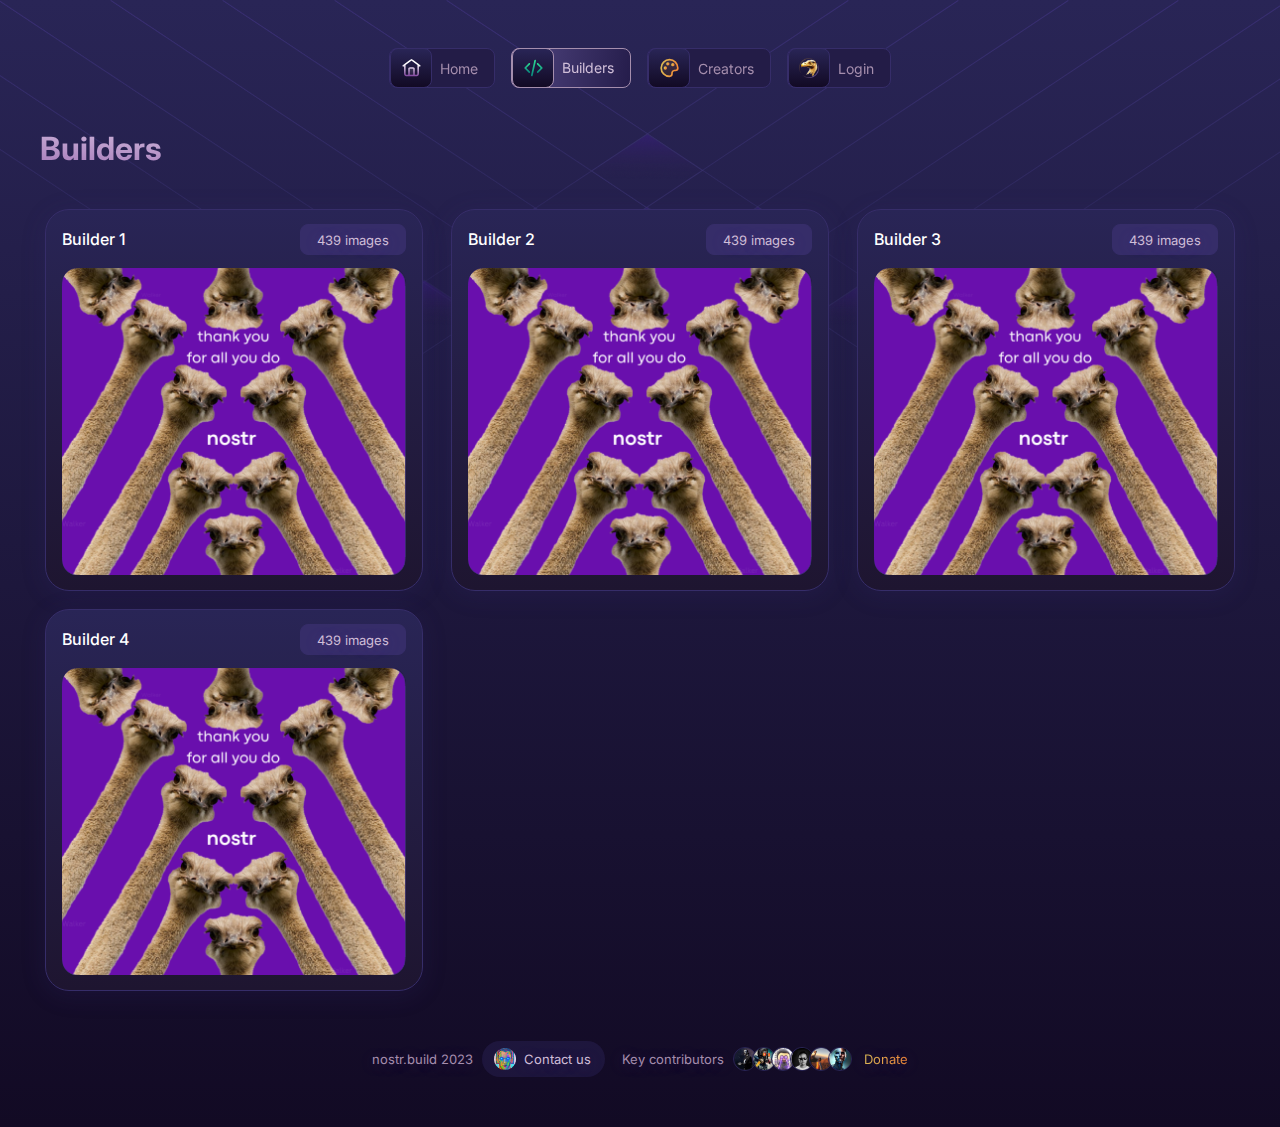
<file: builders/index.html>
<!DOCTYPE html>
<html lang="en">
	<head>
		<meta charset="UTF-8" />
		<meta http-equiv="X-UA-Compatible" content="IE=edge" />
		<meta name="description" content="nostr.build" />
		<meta name="viewport" content="width=device-width, initial-scale=1.0" />

		<link rel="stylesheet" href="../styles/index.css" />
		<link rel="stylesheet" href="../styles/builders.css" />
		<link rel="stylesheet" href="../styles/header.css" />

		<title>nostr.build</title>
	</head>
	<body>
		<header class="header">
			<nav class="navigation_header">
				<a href="/" class="nav_button">
					<span>
						<svg width="21" height="20" viewBox="0 0 21 20" fill="none" xmlns="http://www.w3.org/2000/svg">
							<path opacity="0.12" d="M8 17.5V10H13V17.5" fill="url(#paint0_linear_220_743)" />
							<path
								d="M7.99999 17.5V11.3333C7.99999 10.8666 7.99999 10.6332 8.09082 10.455C8.17071 10.2982 8.2982 10.1707 8.455 10.0908C8.63326 10 8.86666 10 9.33332 10H11.6667C12.1334 10 12.3667 10 12.545 10.0908C12.7018 10.1707 12.8292 10.2982 12.9092 10.455C13 10.6332 13 10.8666 13 11.3333V17.5M2.16666 7.91667L9.69999 2.26667C9.98691 2.05151 10.1303 1.94392 10.2878 1.90245C10.4269 1.86585 10.5731 1.86585 10.7122 1.90246C10.8697 1.94392 11.0131 2.05151 11.3 2.26667L18.8333 7.91667M3.83332 6.66667V14.8333C3.83332 15.7667 3.83332 16.2335 4.01498 16.59C4.17477 16.9036 4.42974 17.1586 4.74334 17.3183C5.09986 17.5 5.56657 17.5 6.49999 17.5H14.5C15.4334 17.5 15.9002 17.5 16.2567 17.3183C16.5702 17.1586 16.8252 16.9036 16.985 16.59C17.1667 16.2335 17.1667 15.7667 17.1667 14.8333V6.66667L12.1 2.86667C11.5262 2.43634 11.2393 2.22118 10.9242 2.13824C10.6462 2.06503 10.3538 2.06503 10.0757 2.13824C9.76066 2.22118 9.47374 2.43634 8.89999 2.86667L3.83332 6.66667Z"
								stroke="url(#paint1_linear_220_743)"
								stroke-width="1.5"
								stroke-linecap="round"
								stroke-linejoin="round"
							/>
							<defs>
								<linearGradient id="paint0_linear_220_743" x1="10.5033" y1="12.1603" x2="9.92909" y2="17.4375" gradientUnits="userSpaceOnUse">
									<stop stop-color="white" />
									<stop offset="1" stop-color="#884EA4" />
								</linearGradient>
								<linearGradient id="paint1_linear_220_743" x1="10.5111" y1="6.37568" x2="9.75801" y2="17.4488" gradientUnits="userSpaceOnUse">
									<stop stop-color="white" />
									<stop offset="1" stop-color="#884EA4" />
								</linearGradient>
							</defs>
						</svg>
					</span>
					Home
				</a>
				<a href="./" class="nav_button active_button">
					<span>
						<svg width="21" height="20" viewBox="0 0 21 20" fill="none" xmlns="http://www.w3.org/2000/svg">
							<path
								fill-rule="evenodd"
								clip-rule="evenodd"
								d="M14.0774 5.24426C14.4029 4.91882 14.9305 4.91882 15.2559 5.24426L19.4226 9.41092C19.748 9.73633 19.748 10.264 19.4226 10.5894L15.2559 14.7561C14.9305 15.0815 14.4029 15.0815 14.0774 14.7561C13.752 14.4307 13.752 13.903 14.0774 13.5776L17.6549 10.0002L14.0774 6.42277C13.752 6.09733 13.752 5.56969 14.0774 5.24426Z"
								fill="url(#paint0_linear_220_715)"
							/>
							<path
								fill-rule="evenodd"
								clip-rule="evenodd"
								d="M6.92257 5.24426C7.24801 5.56969 7.24801 6.09733 6.92257 6.42277L3.34516 10.0002L6.92257 13.5776C7.24801 13.903 7.24801 14.4307 6.92257 14.7561C6.59713 15.0815 6.0695 15.0815 5.74406 14.7561L1.57739 10.5894C1.25195 10.264 1.25195 9.73633 1.57739 9.41092L5.74406 5.24426C6.0695 4.91882 6.59713 4.91882 6.92257 5.24426Z"
								fill="url(#paint1_linear_220_715)"
							/>
							<path
								fill-rule="evenodd"
								clip-rule="evenodd"
								d="M12.3474 1.68669C12.7967 1.78652 13.08 2.23167 12.9802 2.68095L9.64683 17.6809C9.547 18.1302 9.10183 18.4135 8.65256 18.3137C8.20328 18.2138 7.92 17.7687 8.01984 17.3194L11.3532 2.3194C11.453 1.87012 11.8982 1.58685 12.3474 1.68669Z"
								fill="url(#paint2_linear_220_715)"
							/>
							<defs>
								<linearGradient id="paint0_linear_220_715" x1="16.75" y1="5.00018" x2="16.75" y2="15.0001" gradientUnits="userSpaceOnUse">
									<stop stop-color="#2EDF95" />
									<stop offset="1" stop-color="#07847C" />
								</linearGradient>
								<linearGradient id="paint1_linear_220_715" x1="4.24998" y1="5.00018" x2="4.24998" y2="15.0001" gradientUnits="userSpaceOnUse">
									<stop stop-color="#2EDF95" />
									<stop offset="1" stop-color="#07847C" />
								</linearGradient>
								<linearGradient id="paint2_linear_220_715" x1="10.5" y1="1.66667" x2="10.5" y2="18.3337" gradientUnits="userSpaceOnUse">
									<stop stop-color="#2EDF95" />
									<stop offset="1" stop-color="#07847C" />
								</linearGradient>
							</defs>
						</svg>
					</span>
					Builders
				</a>
				<a href="../creators" class="nav_button">
					<span>
						<svg width="21" height="20" viewBox="0 0 21 20" fill="none" xmlns="http://www.w3.org/2000/svg">
							<path
								opacity="0.12"
								d="M2.16669 10C2.16669 14.6023 5.89765 18.3333 10.5 18.3333C11.8808 18.3333 13 17.2141 13 15.8333V15.4167C13 15.0297 13 14.8362 13.0214 14.6737C13.1691 13.5518 14.0519 12.6691 15.1737 12.5214C15.3362 12.5 15.5297 12.5 15.9167 12.5H16.3334C17.7141 12.5 18.8334 11.3807 18.8334 10C18.8334 5.39763 15.1024 1.66667 10.5 1.66667C5.89765 1.66667 2.16669 5.39763 2.16669 10Z"
								fill="url(#paint0_linear_220_726)"
							/>
							<path
								d="M2.16669 10C2.16669 14.6023 5.89765 18.3333 10.5 18.3333C11.8808 18.3333 13 17.2141 13 15.8333V15.4167C13 15.0297 13 14.8362 13.0214 14.6737C13.1691 13.5518 14.0519 12.6691 15.1737 12.5214C15.3362 12.5 15.5297 12.5 15.9167 12.5H16.3334C17.7141 12.5 18.8334 11.3808 18.8334 10C18.8334 5.39763 15.1024 1.66667 10.5 1.66667C5.89765 1.66667 2.16669 5.39763 2.16669 10Z"
								stroke="url(#paint1_linear_220_726)"
								stroke-width="1.66667"
								stroke-linecap="round"
								stroke-linejoin="round"
							/>
							<path
								d="M6.33333 10.8333C6.79357 10.8333 7.16667 10.4603 7.16667 10C7.16667 9.53975 6.79357 9.16667 6.33333 9.16667C5.8731 9.16667 5.5 9.53975 5.5 10C5.5 10.4603 5.8731 10.8333 6.33333 10.8333Z"
								stroke="url(#paint2_linear_220_726)"
								stroke-width="1.66667"
								stroke-linecap="round"
								stroke-linejoin="round"
							/>
							<path
								d="M13.8333 7.5C14.2936 7.5 14.6667 7.1269 14.6667 6.66667C14.6667 6.20643 14.2936 5.83333 13.8333 5.83333C13.3731 5.83333 13 6.20643 13 6.66667C13 7.1269 13.3731 7.5 13.8333 7.5Z"
								stroke="url(#paint3_linear_220_726)"
								stroke-width="1.66667"
								stroke-linecap="round"
								stroke-linejoin="round"
							/>
							<path
								d="M8.83333 6.66667C9.29358 6.66667 9.66667 6.29357 9.66667 5.83333C9.66667 5.3731 9.29358 5 8.83333 5C8.3731 5 8 5.3731 8 5.83333C8 6.29357 8.3731 6.66667 8.83333 6.66667Z"
								stroke="url(#paint4_linear_220_726)"
								stroke-width="1.66667"
								stroke-linecap="round"
								stroke-linejoin="round"
							/>
							<defs>
								<linearGradient id="paint0_linear_220_726" x1="2.16669" y1="1.66667" x2="21.7341" y2="6.43848" gradientUnits="userSpaceOnUse">
									<stop stop-color="#DABD55" />
									<stop offset="1" stop-color="#F78533" />
								</linearGradient>
								<linearGradient id="paint1_linear_220_726" x1="2.16669" y1="1.66667" x2="21.7341" y2="6.43848" gradientUnits="userSpaceOnUse">
									<stop stop-color="#DABD55" />
									<stop offset="1" stop-color="#F78533" />
								</linearGradient>
								<linearGradient id="paint2_linear_220_726" x1="5.5" y1="9.16667" x2="7.45674" y2="9.64385" gradientUnits="userSpaceOnUse">
									<stop stop-color="#DABD55" />
									<stop offset="1" stop-color="#F78533" />
								</linearGradient>
								<linearGradient id="paint3_linear_220_726" x1="13" y1="5.83333" x2="14.9567" y2="6.31052" gradientUnits="userSpaceOnUse">
									<stop stop-color="#DABD55" />
									<stop offset="1" stop-color="#F78533" />
								</linearGradient>
								<linearGradient id="paint4_linear_220_726" x1="8" y1="5" x2="9.95674" y2="5.47718" gradientUnits="userSpaceOnUse">
									<stop stop-color="#DABD55" />
									<stop offset="1" stop-color="#F78533" />
								</linearGradient>
							</defs>
						</svg>
					</span>
					Creators
				</a>

				<a href="../login" class="nav_button">
					<span><img src="../assets/nav/login.png" alt="login image" /> </span>
					Login
				</a>
			</nav>
		</header>
		<main>
			<h1>Builders</h1>
			<div class="builders_container">
				<a href="../builders/builder/">
					<figure class="builder_card">
						<div class="card_header">
							<figcaption class="card_title">Builder 1</figcaption>
							<div class="info">439 images</div>
						</div>
						<img src="../assets/builders/1.png" alt="example image 1" />
					</figure>
				</a>
				<a href="../builders/builder/">
					<figure class="builder_card">
						<div class="card_header">
							<figcaption class="card_title">Builder 2</figcaption>
							<div class="info">439 images</div>
						</div>
						<img src="../assets/builders/1.png" alt="example image 1" /></figure
				></a>
				<a href="../builders/builder/">
					<figure class="builder_card">
						<div class="card_header">
							<figcaption class="card_title">Builder 3</figcaption>
							<div class="info">439 images</div>
						</div>
						<img src="../assets/builders/1.png" alt="example image 1" /></figure
				></a>
				<a href="../builders/builder/">
					<figure class="builder_card">
						<div class="card_header">
							<figcaption class="card_title">Builder 4</figcaption>
							<div class="info">439 images</div>
						</div>
						<img src="../assets/builders/1.png" alt="example image 1" />
					</figure>
				</a>
			</div>
		</main>
		<footer>
			<nav>
				<div class="footer_made_by">
					nostr.build 2023
					<a href="" class="contact">
						<img src="../assets/footer_made.png" alt="walker image" />
						Contact us
					</a>
				</div>

				<div class="footer_contributors">
					Key contributors
					<ul class="contributors_list">
						<li class="contributor">
							<a href="">
								<img src="../assets/contributors/1.png" alt="" />
							</a>
						</li>
						<li class="contributor">
							<a href="">
								<img src="../assets/contributors/2.png" alt="" />
							</a>
						</li>
						<li class="contributor">
							<a href="">
								<img src="../assets/contributors/3.png" alt="" />
							</a>
						</li>
						<li class="contributor">
							<a href="">
								<img src="../assets/contributors/4.png" alt="" />
							</a>
						</li>
						<li class="contributor">
							<a href="">
								<img src="../assets/contributors/5.png" alt="" />
							</a>
						</li>
						<li class="contributor">
							<a href="">
								<img src="../assets/contributors/6.png" alt="" />
							</a>
						</li>
					</ul>
				</div>
				<a class="footer_links donate" href="">Donate</a>
			</nav>
		</footer>
	</body>
</html>
</file>
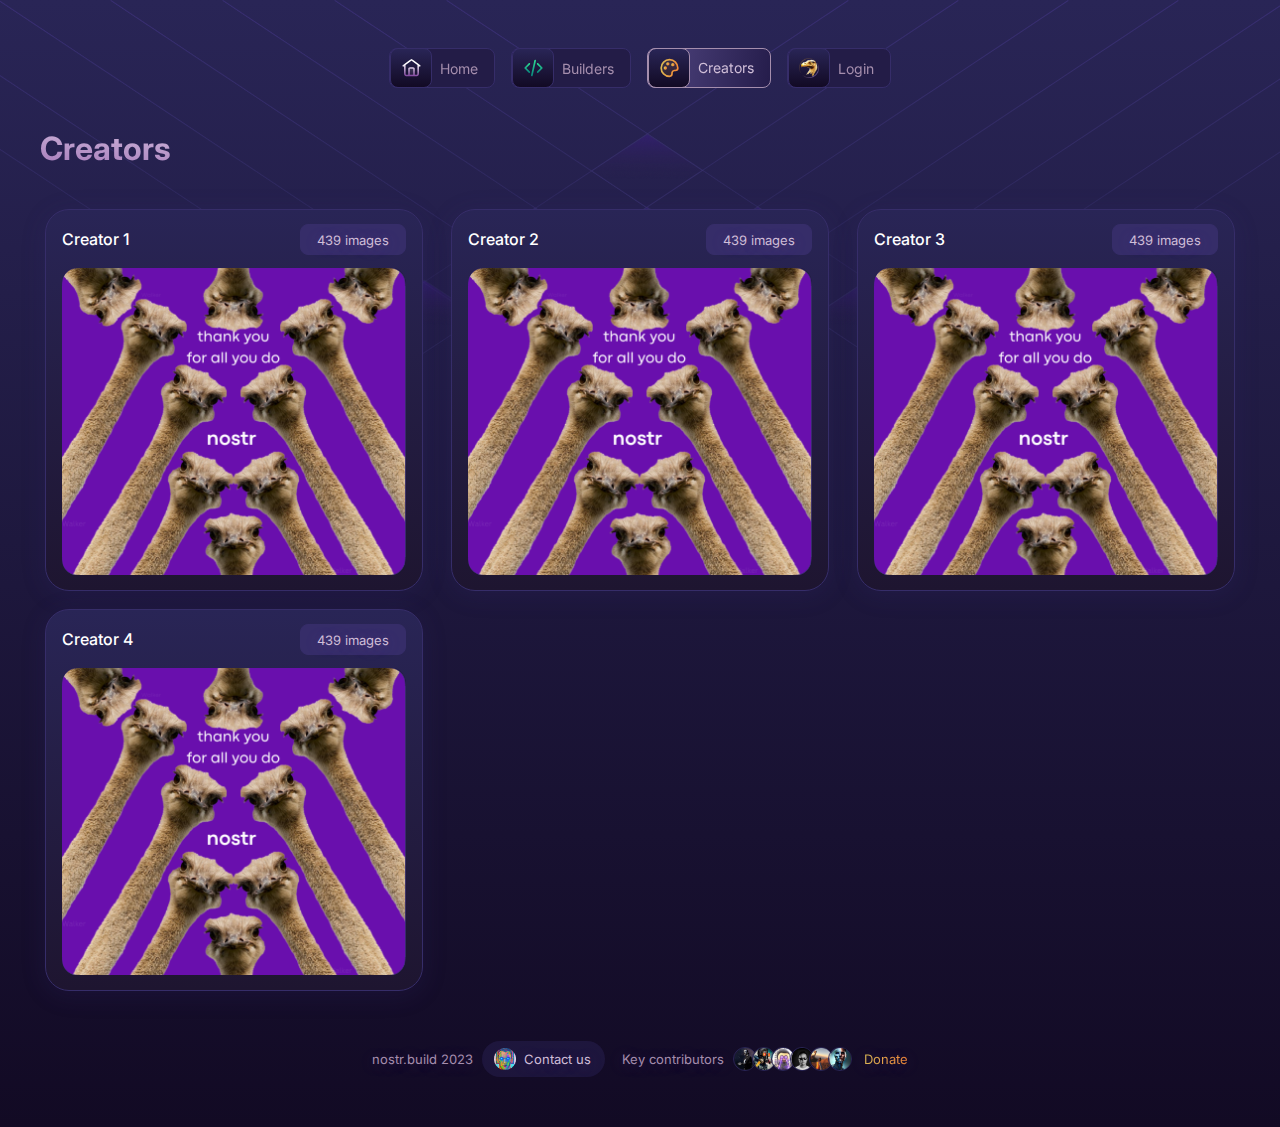
<file: creators/index.html>
<!DOCTYPE html>
<html lang="en">
	<head>
		<meta charset="UTF-8" />
		<meta http-equiv="X-UA-Compatible" content="IE=edge" />
		<meta name="description" content="nostr.build" />
		<meta name="viewport" content="width=device-width, initial-scale=1.0" />

		<link rel="stylesheet" href="../styles/index.css" />
		<link rel="stylesheet" href="../styles/builders.css" />
		<link rel="stylesheet" href="../styles/header.css" />

		<title>nostr.build</title>
	</head>
	<body>
		<header class="header">
			<nav class="navigation_header">
				<a href="/" class="nav_button">
					<span>
						<svg width="21" height="20" viewBox="0 0 21 20" fill="none" xmlns="http://www.w3.org/2000/svg">
							<path opacity="0.12" d="M8 17.5V10H13V17.5" fill="url(#paint0_linear_220_743)" />
							<path
								d="M7.99999 17.5V11.3333C7.99999 10.8666 7.99999 10.6332 8.09082 10.455C8.17071 10.2982 8.2982 10.1707 8.455 10.0908C8.63326 10 8.86666 10 9.33332 10H11.6667C12.1334 10 12.3667 10 12.545 10.0908C12.7018 10.1707 12.8292 10.2982 12.9092 10.455C13 10.6332 13 10.8666 13 11.3333V17.5M2.16666 7.91667L9.69999 2.26667C9.98691 2.05151 10.1303 1.94392 10.2878 1.90245C10.4269 1.86585 10.5731 1.86585 10.7122 1.90246C10.8697 1.94392 11.0131 2.05151 11.3 2.26667L18.8333 7.91667M3.83332 6.66667V14.8333C3.83332 15.7667 3.83332 16.2335 4.01498 16.59C4.17477 16.9036 4.42974 17.1586 4.74334 17.3183C5.09986 17.5 5.56657 17.5 6.49999 17.5H14.5C15.4334 17.5 15.9002 17.5 16.2567 17.3183C16.5702 17.1586 16.8252 16.9036 16.985 16.59C17.1667 16.2335 17.1667 15.7667 17.1667 14.8333V6.66667L12.1 2.86667C11.5262 2.43634 11.2393 2.22118 10.9242 2.13824C10.6462 2.06503 10.3538 2.06503 10.0757 2.13824C9.76066 2.22118 9.47374 2.43634 8.89999 2.86667L3.83332 6.66667Z"
								stroke="url(#paint1_linear_220_743)"
								stroke-width="1.5"
								stroke-linecap="round"
								stroke-linejoin="round"
							/>
							<defs>
								<linearGradient id="paint0_linear_220_743" x1="10.5033" y1="12.1603" x2="9.92909" y2="17.4375" gradientUnits="userSpaceOnUse">
									<stop stop-color="white" />
									<stop offset="1" stop-color="#884EA4" />
								</linearGradient>
								<linearGradient id="paint1_linear_220_743" x1="10.5111" y1="6.37568" x2="9.75801" y2="17.4488" gradientUnits="userSpaceOnUse">
									<stop stop-color="white" />
									<stop offset="1" stop-color="#884EA4" />
								</linearGradient>
							</defs>
						</svg>
					</span>
					Home
				</a>
				<a href="../builders/" class="nav_button">
					<span>
						<svg width="21" height="20" viewBox="0 0 21 20" fill="none" xmlns="http://www.w3.org/2000/svg">
							<path
								fill-rule="evenodd"
								clip-rule="evenodd"
								d="M14.0774 5.24426C14.4029 4.91882 14.9305 4.91882 15.2559 5.24426L19.4226 9.41092C19.748 9.73633 19.748 10.264 19.4226 10.5894L15.2559 14.7561C14.9305 15.0815 14.4029 15.0815 14.0774 14.7561C13.752 14.4307 13.752 13.903 14.0774 13.5776L17.6549 10.0002L14.0774 6.42277C13.752 6.09733 13.752 5.56969 14.0774 5.24426Z"
								fill="url(#paint0_linear_220_715)"
							/>
							<path
								fill-rule="evenodd"
								clip-rule="evenodd"
								d="M6.92257 5.24426C7.24801 5.56969 7.24801 6.09733 6.92257 6.42277L3.34516 10.0002L6.92257 13.5776C7.24801 13.903 7.24801 14.4307 6.92257 14.7561C6.59713 15.0815 6.0695 15.0815 5.74406 14.7561L1.57739 10.5894C1.25195 10.264 1.25195 9.73633 1.57739 9.41092L5.74406 5.24426C6.0695 4.91882 6.59713 4.91882 6.92257 5.24426Z"
								fill="url(#paint1_linear_220_715)"
							/>
							<path
								fill-rule="evenodd"
								clip-rule="evenodd"
								d="M12.3474 1.68669C12.7967 1.78652 13.08 2.23167 12.9802 2.68095L9.64683 17.6809C9.547 18.1302 9.10183 18.4135 8.65256 18.3137C8.20328 18.2138 7.92 17.7687 8.01984 17.3194L11.3532 2.3194C11.453 1.87012 11.8982 1.58685 12.3474 1.68669Z"
								fill="url(#paint2_linear_220_715)"
							/>
							<defs>
								<linearGradient id="paint0_linear_220_715" x1="16.75" y1="5.00018" x2="16.75" y2="15.0001" gradientUnits="userSpaceOnUse">
									<stop stop-color="#2EDF95" />
									<stop offset="1" stop-color="#07847C" />
								</linearGradient>
								<linearGradient id="paint1_linear_220_715" x1="4.24998" y1="5.00018" x2="4.24998" y2="15.0001" gradientUnits="userSpaceOnUse">
									<stop stop-color="#2EDF95" />
									<stop offset="1" stop-color="#07847C" />
								</linearGradient>
								<linearGradient id="paint2_linear_220_715" x1="10.5" y1="1.66667" x2="10.5" y2="18.3337" gradientUnits="userSpaceOnUse">
									<stop stop-color="#2EDF95" />
									<stop offset="1" stop-color="#07847C" />
								</linearGradient>
							</defs>
						</svg>
					</span>
					Builders
				</a>
				<a href="./" class="nav_button active_button">
					<span>
						<svg width="21" height="20" viewBox="0 0 21 20" fill="none" xmlns="http://www.w3.org/2000/svg">
							<path
								opacity="0.12"
								d="M2.16669 10C2.16669 14.6023 5.89765 18.3333 10.5 18.3333C11.8808 18.3333 13 17.2141 13 15.8333V15.4167C13 15.0297 13 14.8362 13.0214 14.6737C13.1691 13.5518 14.0519 12.6691 15.1737 12.5214C15.3362 12.5 15.5297 12.5 15.9167 12.5H16.3334C17.7141 12.5 18.8334 11.3807 18.8334 10C18.8334 5.39763 15.1024 1.66667 10.5 1.66667C5.89765 1.66667 2.16669 5.39763 2.16669 10Z"
								fill="url(#paint0_linear_220_726)"
							/>
							<path
								d="M2.16669 10C2.16669 14.6023 5.89765 18.3333 10.5 18.3333C11.8808 18.3333 13 17.2141 13 15.8333V15.4167C13 15.0297 13 14.8362 13.0214 14.6737C13.1691 13.5518 14.0519 12.6691 15.1737 12.5214C15.3362 12.5 15.5297 12.5 15.9167 12.5H16.3334C17.7141 12.5 18.8334 11.3808 18.8334 10C18.8334 5.39763 15.1024 1.66667 10.5 1.66667C5.89765 1.66667 2.16669 5.39763 2.16669 10Z"
								stroke="url(#paint1_linear_220_726)"
								stroke-width="1.66667"
								stroke-linecap="round"
								stroke-linejoin="round"
							/>
							<path
								d="M6.33333 10.8333C6.79357 10.8333 7.16667 10.4603 7.16667 10C7.16667 9.53975 6.79357 9.16667 6.33333 9.16667C5.8731 9.16667 5.5 9.53975 5.5 10C5.5 10.4603 5.8731 10.8333 6.33333 10.8333Z"
								stroke="url(#paint2_linear_220_726)"
								stroke-width="1.66667"
								stroke-linecap="round"
								stroke-linejoin="round"
							/>
							<path
								d="M13.8333 7.5C14.2936 7.5 14.6667 7.1269 14.6667 6.66667C14.6667 6.20643 14.2936 5.83333 13.8333 5.83333C13.3731 5.83333 13 6.20643 13 6.66667C13 7.1269 13.3731 7.5 13.8333 7.5Z"
								stroke="url(#paint3_linear_220_726)"
								stroke-width="1.66667"
								stroke-linecap="round"
								stroke-linejoin="round"
							/>
							<path
								d="M8.83333 6.66667C9.29358 6.66667 9.66667 6.29357 9.66667 5.83333C9.66667 5.3731 9.29358 5 8.83333 5C8.3731 5 8 5.3731 8 5.83333C8 6.29357 8.3731 6.66667 8.83333 6.66667Z"
								stroke="url(#paint4_linear_220_726)"
								stroke-width="1.66667"
								stroke-linecap="round"
								stroke-linejoin="round"
							/>
							<defs>
								<linearGradient id="paint0_linear_220_726" x1="2.16669" y1="1.66667" x2="21.7341" y2="6.43848" gradientUnits="userSpaceOnUse">
									<stop stop-color="#DABD55" />
									<stop offset="1" stop-color="#F78533" />
								</linearGradient>
								<linearGradient id="paint1_linear_220_726" x1="2.16669" y1="1.66667" x2="21.7341" y2="6.43848" gradientUnits="userSpaceOnUse">
									<stop stop-color="#DABD55" />
									<stop offset="1" stop-color="#F78533" />
								</linearGradient>
								<linearGradient id="paint2_linear_220_726" x1="5.5" y1="9.16667" x2="7.45674" y2="9.64385" gradientUnits="userSpaceOnUse">
									<stop stop-color="#DABD55" />
									<stop offset="1" stop-color="#F78533" />
								</linearGradient>
								<linearGradient id="paint3_linear_220_726" x1="13" y1="5.83333" x2="14.9567" y2="6.31052" gradientUnits="userSpaceOnUse">
									<stop stop-color="#DABD55" />
									<stop offset="1" stop-color="#F78533" />
								</linearGradient>
								<linearGradient id="paint4_linear_220_726" x1="8" y1="5" x2="9.95674" y2="5.47718" gradientUnits="userSpaceOnUse">
									<stop stop-color="#DABD55" />
									<stop offset="1" stop-color="#F78533" />
								</linearGradient>
							</defs>
						</svg>
					</span>
					Creators
				</a>

				<a href="../login" class="nav_button">
					<span><img src="../assets/nav/login.png" alt="login image" /> </span>
					Login
				</a>
			</nav>
		</header>
		<main>
			<h1>Creators</h1>
			<div class="builders_container">
				<a href="../creators/creator/">
					<figure class="builder_card">
						<div class="card_header">
							<figcaption class="card_title">Creator 1</figcaption>
							<div class="info">439 images</div>
						</div>
						<img src="../assets/builders/1.png" alt="example image 1" />
					</figure>
				</a>
				<a href="../creators/creator/">
					<figure class="builder_card">
						<div class="card_header">
							<figcaption class="card_title">Creator 2</figcaption>
							<div class="info">439 images</div>
						</div>
						<img src="../assets/builders/1.png" alt="example image 1" /></figure
				></a>
				<a href="../creators/creator/">
					<figure class="builder_card">
						<div class="card_header">
							<figcaption class="card_title">Creator 3</figcaption>
							<div class="info">439 images</div>
						</div>
						<img src="../assets/builders/1.png" alt="example image 1" /></figure
				></a>
				<a href="../creators/creator/">
					<figure class="builder_card">
						<div class="card_header">
							<figcaption class="card_title">Creator 4</figcaption>
							<div class="info">439 images</div>
						</div>
						<img src="../assets/builders/1.png" alt="example image 1" />
					</figure>
				</a>
			</div>
		</main>
		<footer>
			<nav>
				<div class="footer_made_by">
					nostr.build 2023
					<a href="" class="contact">
						<img src="../assets/footer_made.png" alt="walker image" />
						Contact us
					</a>
				</div>

				<div class="footer_contributors">
					Key contributors
					<ul class="contributors_list">
						<li class="contributor">
							<a href="">
								<img src="../assets/contributors/1.png" alt="" />
							</a>
						</li>
						<li class="contributor">
							<a href="">
								<img src="../assets/contributors/2.png" alt="" />
							</a>
						</li>
						<li class="contributor">
							<a href="">
								<img src="../assets/contributors/3.png" alt="" />
							</a>
						</li>
						<li class="contributor">
							<a href="">
								<img src="../assets/contributors/4.png" alt="" />
							</a>
						</li>
						<li class="contributor">
							<a href="">
								<img src="../assets/contributors/5.png" alt="" />
							</a>
						</li>
						<li class="contributor">
							<a href="">
								<img src="../assets/contributors/6.png" alt="" />
							</a>
						</li>
					</ul>
				</div>
				<a class="footer_links donate" href="">Donate</a>
			</nav>
		</footer>
	</body>
</html>
</file>
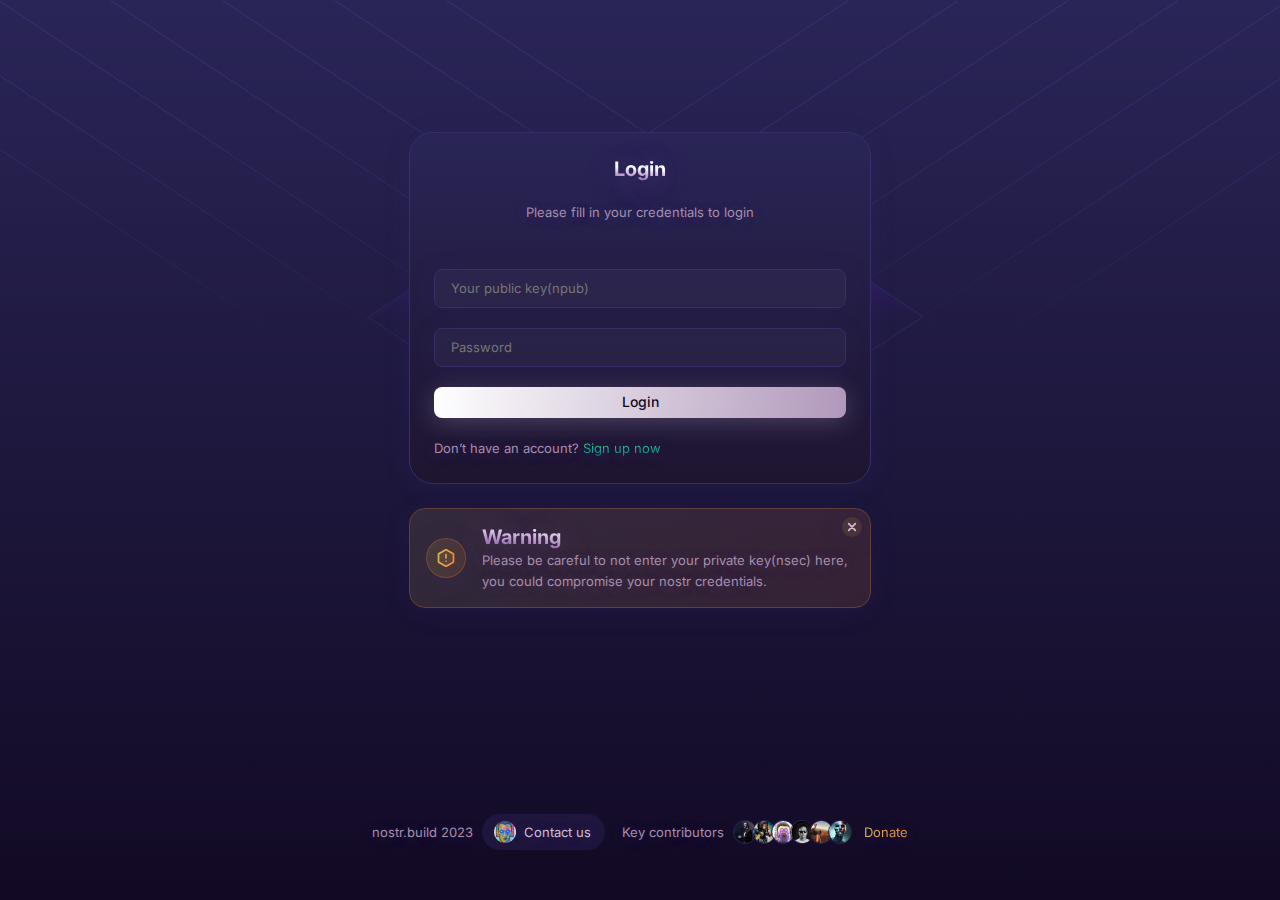
<file: login/index.html>
<!DOCTYPE html>
<html lang="en">
	<head>
		<meta charset="UTF-8" />
		<meta http-equiv="X-UA-Compatible" content="IE=edge" />
		<meta name="viewport" content="width=device-width, initial-scale=1.0" />
		<link rel="stylesheet" href="../styles/index.css" />
		<link rel="stylesheet" href="../styles/login.css" />
		<title>nostr.build</title>
	</head>
	<body>
		<main>
			<form action="post" class="login_form">
				<h1 class="login_title">Login</h1>
				<p class="login_text">Please fill in your credentials to login</p>
				<input placeholder="Your public key(npub)" class="login_key" type="text" class="text" />
				<input placeholder="Password" type="password" class="login_password" />
				<button class="login_button">Login</button>
				<p class="sign_up_link">Don’t have an account? <a href="../signup"> Sign up now </a></p>
			</form>
			<div class="warning">
				<div class="warning_icon">
					<svg width="20" height="20" viewBox="0 0 20 20" fill="none" xmlns="http://www.w3.org/2000/svg">
						<path opacity="0.12" d="M10 1.66663L17.5 5.83329V14.1666L10 18.3333L2.5 14.1666V5.83329L10 1.66663Z" fill="url(#paint0_linear_161_738)" />
						<path
							d="M10 6.66677V10.0001M10 13.3335H10.0083M2.5 6.61798V13.3822C2.5 13.6678 2.5 13.8105 2.54207 13.9379C2.57929 14.0505 2.64013 14.154 2.72053 14.2411C2.81141 14.3398 2.93621 14.4091 3.18581 14.5478L9.3525 17.9737C9.58883 18.105 9.707 18.1706 9.83208 18.1964C9.94292 18.2192 10.0571 18.2192 10.1679 18.1964C10.293 18.1706 10.4112 18.105 10.6475 17.9737L16.8142 14.5478C17.0638 14.4091 17.1886 14.3398 17.2795 14.2411C17.3598 14.154 17.4207 14.0505 17.4579 13.9379C17.5 13.8105 17.5 13.6678 17.5 13.3822V6.61798C17.5 6.33245 17.5 6.18967 17.4579 6.06235C17.4207 5.9497 17.3598 5.8463 17.2795 5.75906C17.1886 5.66044 17.0638 5.59111 16.8142 5.45244L10.6475 2.02652C10.4112 1.89522 10.293 1.82957 10.1679 1.80382C10.0571 1.78105 9.94292 1.78105 9.83208 1.80382C9.707 1.82957 9.58883 1.89522 9.3525 2.02652L3.18581 5.45244C2.93621 5.59111 2.81141 5.66044 2.72053 5.75906C2.64013 5.8463 2.57929 5.9497 2.54207 6.06235C2.5 6.18967 2.5 6.33245 2.5 6.61798Z"
							stroke="url(#paint1_linear_161_738)"
							stroke-width="1.66667"
							stroke-linecap="round"
							stroke-linejoin="round"
						/>
						<defs>
							<linearGradient id="paint0_linear_161_738" x1="2.5" y1="1.66663" x2="20.3005" y2="5.57346" gradientUnits="userSpaceOnUse">
								<stop stop-color="#DABD55" />
								<stop offset="1" stop-color="#F78533" />
							</linearGradient>
							<linearGradient id="paint1_linear_161_738" x1="2.5" y1="1.78674" x2="20.2765" y2="5.74528" gradientUnits="userSpaceOnUse">
								<stop stop-color="#DABD55" />
								<stop offset="1" stop-color="#F78533" />
							</linearGradient>
						</defs>
					</svg>
				</div>
				<div class="warning_text">
					<h2>Warning</h2>
					<p>Please be careful to not enter your private key(nsec) here, you could compromise your nostr credentials.</p>
				</div>
				<button class="close">
					<svg width="10" height="10" viewBox="0 0 10 10" fill="none" xmlns="http://www.w3.org/2000/svg">
						<path d="M8.33341 1.66663L1.66675 8.33329M1.66675 1.66663L8.33341 8.33329" stroke="#D0BED8" stroke-width="1.66667" stroke-linecap="round" stroke-linejoin="round" />
					</svg>
				</button>
			</div>
		</main>

		<footer>
			<nav>
				<div class="footer_made_by">
					nostr.build 2023
					<a href="" class="contact">
						<img src="../assets/footer_made.png" alt="walker image" />
						Contact us
					</a>
				</div>

				<div class="footer_contributors">
					Key contributors
					<ul class="contributors_list">
						<li class="contributor">
							<a href="">
								<img src="../assets/contributors/1.png" alt="" />
							</a>
						</li>
						<li class="contributor">
							<a href="">
								<img src="../assets/contributors/2.png" alt="" />
							</a>
						</li>
						<li class="contributor">
							<a href="">
								<img src="../assets/contributors/3.png" alt="" />
							</a>
						</li>
						<li class="contributor">
							<a href="">
								<img src="../assets/contributors/4.png" alt="" />
							</a>
						</li>
						<li class="contributor">
							<a href="">
								<img src="../assets/contributors/5.png" alt="" />
							</a>
						</li>
						<li class="contributor">
							<a href="">
								<img src="../assets/contributors/6.png" alt="" />
							</a>
						</li>
					</ul>
				</div>
				<a class="footer_links donate" href="">Donate</a>
			</nav>
		</footer>

		<script src="../scripts/login.js"></script>
	</body>
</html>
</file>
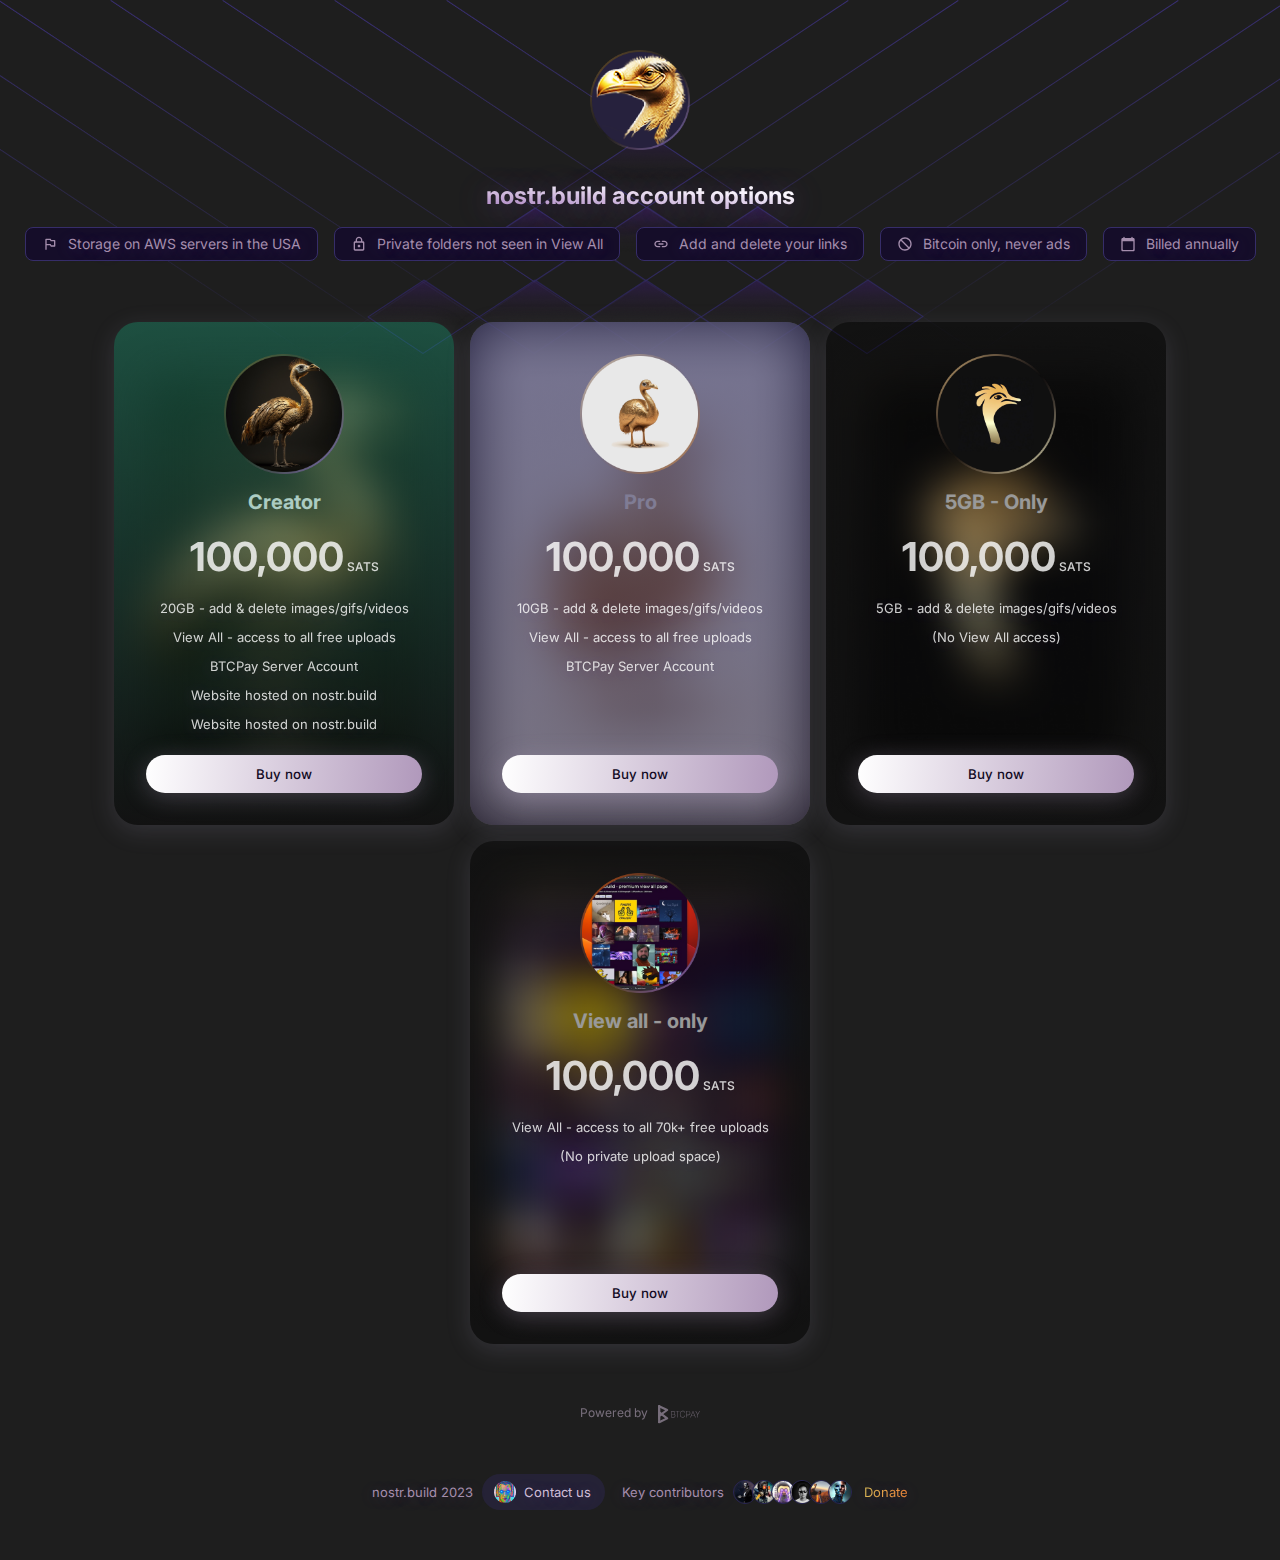
<file: signup/index.html>
<!DOCTYPE html>
<html lang="en">
	<head>
		<meta charset="UTF-8" />
		<meta http-equiv="X-UA-Compatible" content="IE=edge" />
		<meta name="viewport" content="width=device-width, initial-scale=1.0" />
		<link rel="stylesheet" href="../styles/index.css" />
		<link rel="stylesheet" href="../styles/signup.css" />
		<title>nostr.build</title>
	</head>
	<body>
		<main>
			<img class="top_img" src="../assets/signup.png" alt="nostr.build image" />
			<h1>nostr.build account options</h1>
			<div class="information">
				<ul>
					<li>
						<svg width="16" height="16" viewBox="0 0 16 16" fill="none" xmlns="http://www.w3.org/2000/svg">
							<g clip-path="url(#clip0_147_1472)">
								<path
									d="M9.33325 3.99996L8.85325 3.03329C8.73992 2.80663 8.50659 2.66663 8.25325 2.66663H3.99992C3.63325 2.66663 3.33325 2.96663 3.33325 3.33329V13.3333C3.33325 13.7 3.63325 14 3.99992 14C4.36659 14 4.66659 13.7 4.66659 13.3333V9.33329H7.99992L8.47992 10.3C8.59325 10.5266 8.82659 10.6666 9.07325 10.6666H12.6666C13.0333 10.6666 13.3333 10.3666 13.3333 9.99996V4.66663C13.3333 4.29996 13.0333 3.99996 12.6666 3.99996H9.33325ZM11.9999 9.33329H9.33325L8.66659 7.99996H4.66659V3.99996H7.99992L8.66659 5.33329H11.9999V9.33329Z"
									fill="#A58EAD"
								/>
							</g>
							<defs>
								<clipPath id="clip0_147_1472">
									<rect width="16" height="16" fill="white" />
								</clipPath>
							</defs>
						</svg>
						<span>Storage on AWS servers in the USA</span>
					</li>
					<li>
						<svg width="16" height="16" viewBox="0 0 16 16" fill="none" xmlns="http://www.w3.org/2000/svg">
							<g clip-path="url(#clip0_147_1478)">
								<path
									d="M11.9998 5.33342H11.3332V4.00008C11.3332 2.16008 9.83984 0.666748 7.99984 0.666748C6.15984 0.666748 4.6665 2.16008 4.6665 4.00008V5.33342H3.99984C3.2665 5.33342 2.6665 5.93341 2.6665 6.66675V13.3334C2.6665 14.0667 3.2665 14.6667 3.99984 14.6667H11.9998C12.7332 14.6667 13.3332 14.0667 13.3332 13.3334V6.66675C13.3332 5.93341 12.7332 5.33342 11.9998 5.33342ZM5.99984 4.00008C5.99984 2.89341 6.89317 2.00008 7.99984 2.00008C9.1065 2.00008 9.99984 2.89341 9.99984 4.00008V5.33342H5.99984V4.00008ZM11.3332 13.3334H4.6665C4.29984 13.3334 3.99984 13.0334 3.99984 12.6667V7.33342C3.99984 6.96675 4.29984 6.66675 4.6665 6.66675H11.3332C11.6998 6.66675 11.9998 6.96675 11.9998 7.33342V12.6667C11.9998 13.0334 11.6998 13.3334 11.3332 13.3334ZM7.99984 11.3334C8.73317 11.3334 9.33317 10.7334 9.33317 10.0001C9.33317 9.26675 8.73317 8.66675 7.99984 8.66675C7.2665 8.66675 6.6665 9.26675 6.6665 10.0001C6.6665 10.7334 7.2665 11.3334 7.99984 11.3334Z"
									fill="#A58EAD"
								/>
							</g>
							<defs>
								<clipPath id="clip0_147_1478">
									<rect width="16" height="16" fill="white" />
								</clipPath>
							</defs>
						</svg>

						<span> Private folders not seen in View All </span>
					</li>
					<li>
						<svg width="16" height="16" viewBox="0 0 16 16" fill="none" xmlns="http://www.w3.org/2000/svg">
							<g clip-path="url(#clip0_147_1484)">
								<path
									d="M11.3335 4.66663H9.3335C8.96683 4.66663 8.66683 4.96663 8.66683 5.33329C8.66683 5.69996 8.96683 5.99996 9.3335 5.99996H11.3335C12.4335 5.99996 13.3335 6.89996 13.3335 7.99996C13.3335 9.09996 12.4335 9.99996 11.3335 9.99996H9.3335C8.96683 9.99996 8.66683 10.3 8.66683 10.6666C8.66683 11.0333 8.96683 11.3333 9.3335 11.3333H11.3335C13.1735 11.3333 14.6668 9.83996 14.6668 7.99996C14.6668 6.15996 13.1735 4.66663 11.3335 4.66663ZM5.3335 7.99996C5.3335 8.36663 5.6335 8.66663 6.00016 8.66663H10.0002C10.3668 8.66663 10.6668 8.36663 10.6668 7.99996C10.6668 7.63329 10.3668 7.33329 10.0002 7.33329H6.00016C5.6335 7.33329 5.3335 7.63329 5.3335 7.99996ZM6.66683 9.99996H4.66683C3.56683 9.99996 2.66683 9.09996 2.66683 7.99996C2.66683 6.89996 3.56683 5.99996 4.66683 5.99996H6.66683C7.0335 5.99996 7.3335 5.69996 7.3335 5.33329C7.3335 4.96663 7.0335 4.66663 6.66683 4.66663H4.66683C2.82683 4.66663 1.3335 6.15996 1.3335 7.99996C1.3335 9.83996 2.82683 11.3333 4.66683 11.3333H6.66683C7.0335 11.3333 7.3335 11.0333 7.3335 10.6666C7.3335 10.3 7.0335 9.99996 6.66683 9.99996Z"
									fill="#A58EAD"
								/>
							</g>
							<defs>
								<clipPath id="clip0_147_1484">
									<rect width="16" height="16" fill="white" />
								</clipPath>
							</defs>
						</svg>
						<span>Add and delete your links</span>
					</li>
					<li>
						<svg width="16" height="16" viewBox="0 0 16 16" fill="none" xmlns="http://www.w3.org/2000/svg">
							<path
								d="M8.00016 1.33337C4.32016 1.33337 1.3335 4.32004 1.3335 8.00004C1.3335 11.68 4.32016 14.6667 8.00016 14.6667C11.6802 14.6667 14.6668 11.68 14.6668 8.00004C14.6668 4.32004 11.6802 1.33337 8.00016 1.33337ZM8.00016 13.3334C5.0535 13.3334 2.66683 10.9467 2.66683 8.00004C2.66683 6.76671 3.08683 5.63337 3.7935 4.73337L11.2668 12.2067C10.3668 12.9134 9.2335 13.3334 8.00016 13.3334ZM12.2068 11.2667L4.7335 3.79337C5.6335 3.08671 6.76683 2.66671 8.00016 2.66671C10.9468 2.66671 13.3335 5.05337 13.3335 8.00004C13.3335 9.23337 12.9135 10.3667 12.2068 11.2667Z"
								fill="#A58EAD"
							/>
						</svg>
						<span>Bitcoin only, never ads</span>
					</li>
					<li>
						<svg width="16" height="16" viewBox="0 0 16 16" fill="none" xmlns="http://www.w3.org/2000/svg">
							<g clip-path="url(#clip0_147_1498)">
								<path
									d="M13.3335 1.99996H12.6668V1.33329C12.6668 0.966626 12.3668 0.666626 12.0002 0.666626C11.6335 0.666626 11.3335 0.966626 11.3335 1.33329V1.99996H4.66683V1.33329C4.66683 0.966626 4.36683 0.666626 4.00016 0.666626C3.6335 0.666626 3.3335 0.966626 3.3335 1.33329V1.99996H2.66683C1.9335 1.99996 1.3335 2.59996 1.3335 3.33329V14C1.3335 14.7333 1.9335 15.3333 2.66683 15.3333H13.3335C14.0668 15.3333 14.6668 14.7333 14.6668 14V3.33329C14.6668 2.59996 14.0668 1.99996 13.3335 1.99996ZM12.6668 14H3.3335C2.96683 14 2.66683 13.7 2.66683 13.3333V5.33329H13.3335V13.3333C13.3335 13.7 13.0335 14 12.6668 14Z"
									fill="#A58EAD"
								/>
							</g>
							<defs>
								<clipPath id="clip0_147_1498">
									<rect width="16" height="16" fill="white" />
								</clipPath>
							</defs>
						</svg>

						<span>Billed annually</span>
					</li>
				</ul>
			</div>
			<div class="cards_container">
				<ul class="cards_list">
					<li class="card card_creator">
						<div class="bg creator"></div>
						<img src="../assets/signup/creator.png" alt="creator image" />
						<h2>Creator</h2>
						<h3><span>100,000</span> sats</h3>
						<p><span>20GB - add & delete images/gifs/videos</span> <span>View All - access to all free uploads</span> <span>BTCPay Server Account</span> <span>Website hosted on nostr.build</span> <span>Website hosted on nostr.build </span></p>
						<button>Buy now</button>
					</li>
					<li class="card card_pro">
						<div class="bg pro"></div>
						<img src="../assets/signup/pro.png" alt="pro image" />
						<h2>Pro</h2>
						<h3><span>100,000</span> sats</h3>
						<p>
							<span> 10GB - add & delete images/gifs/videos </span>
							<span> View All - access to all free uploads </span>
							<span>BTCPay Server Account</span>
						</p>
						<button>Buy now</button>
					</li>
					<li class="card card_5gb">
						<div class="bg gb"></div>
						<img src="../assets/signup/5bg.png" alt="5gb image" />
						<h2>5GB - Only</h2>
						<h3><span>100,000</span> sats</h3>
						<p>
							<span> 5GB - add & delete images/gifs/videos </span>
							<span>(No View All access)</span>
						</p>
						<button>Buy now</button>
					</li>
					<li class="card card_all">
						<div class="bg all"></div>
						<img src="../assets/signup/view_all.png" alt="view all image" />
						<h2>View all - only</h2>
						<h3><span>100,000</span> sats</h3>
						<p>
							<span> View All - access to all 70k+ free uploads </span>
							<span> (No private upload space) </span>
						</p>
						<button>Buy now</button>
					</li>
				</ul>
			</div>
			<div class="powered">
				Powered by
				<svg width="42" height="19" viewBox="0 0 42 19" fill="none" xmlns="http://www.w3.org/2000/svg">
					<g clip-path="url(#clip0_161_700)">
						<path
							d="M1.13919 18.2509C0.999576 18.2509 0.861337 18.2234 0.732364 18.1699C0.603391 18.1165 0.486209 18.0381 0.387509 17.9394C0.288809 17.8407 0.210524 17.7234 0.157123 17.5944C0.103723 17.4654 0.0762525 17.3272 0.0762813 17.1876V1.18799C0.0742603 1.04711 0.100263 0.907236 0.152777 0.776494C0.205292 0.645752 0.283271 0.526752 0.382182 0.426412C0.481092 0.326073 0.598961 0.246395 0.728937 0.19201C0.858913 0.137625 0.998402 0.109619 1.1393 0.109619C1.28019 0.109619 1.41968 0.137625 1.54966 0.19201C1.67963 0.246395 1.7975 0.326073 1.89641 0.426412C1.99532 0.526752 2.0733 0.645752 2.12582 0.776494C2.17833 0.907236 2.20433 1.04711 2.20231 1.18799V17.1876C2.20231 17.4696 2.09031 17.74 1.89094 17.9394C1.69158 18.1388 1.42117 18.2509 1.13919 18.2509Z"
							fill="#D0BED8"
						/>
						<path
							d="M1.13938 18.2509C0.898013 18.2508 0.663852 18.1687 0.475369 18.0179C0.286886 17.8671 0.155293 17.6567 0.102211 17.4213C0.0491297 17.1858 0.0777162 16.9393 0.183274 16.7222C0.288832 16.5052 0.465083 16.3305 0.683068 16.2268L7.09397 13.1849L0.508068 8.3328C0.286078 8.16369 0.139464 7.91409 0.0998577 7.63785C0.0602513 7.36161 0.130827 7.08087 0.296359 6.85619C0.461891 6.63152 0.70911 6.48093 0.984682 6.4369C1.26025 6.39288 1.54209 6.45895 1.76938 6.62086L9.78591 12.5269C9.93382 12.6361 10.0509 12.7817 10.1258 12.9496C10.2007 13.1175 10.2308 13.3019 10.2132 13.4849C10.1956 13.6679 10.1309 13.8432 10.0254 13.9937C9.91986 14.1442 9.77714 14.2649 9.61113 14.3438L1.59438 18.1483C1.45216 18.2157 1.29677 18.2508 1.13938 18.2509Z"
							fill="#D0BED8"
						/>
						<path
							d="M1.13963 11.962C0.915574 11.9623 0.697157 11.8917 0.515565 11.7605C0.333972 11.6292 0.198489 11.444 0.128458 11.2311C0.0584278 11.0183 0.0574306 10.7888 0.125609 10.5754C0.193788 10.3619 0.327656 10.1755 0.508101 10.0427L7.09379 5.1908L0.682882 2.14821C0.429711 2.02636 0.235053 1.80927 0.141435 1.54436C0.0478176 1.27945 0.0628508 0.988251 0.18325 0.734389C0.30365 0.480527 0.519629 0.284635 0.784001 0.189509C1.04837 0.0943823 1.33965 0.107755 1.59419 0.226705L9.61094 4.03164C9.7771 4.11044 9.91998 4.23098 10.0256 4.3815C10.1313 4.53203 10.1961 4.70738 10.2137 4.89042C10.2313 5.07347 10.2011 5.25796 10.1261 5.42586C10.0511 5.59376 9.93381 5.73934 9.78573 5.84836L1.76919 11.7546C1.58692 11.8893 1.36626 11.962 1.13963 11.962Z"
							fill="#D0BED8"
						/>
						<path d="M2.20166 6.9397V11.4357L5.25191 9.18867L2.20166 6.9397Z" fill="#D0BED8" />
						<path
							d="M2.2022 1.1881C2.2022 0.906121 2.0902 0.635689 1.89083 0.436279C1.69147 0.23687 1.42106 0.124814 1.13908 0.124756C0.999466 0.124785 0.861228 0.152312 0.732254 0.205765C0.603281 0.259219 0.486099 0.337552 0.387399 0.436293C0.288699 0.535033 0.210414 0.652247 0.157014 0.781243C0.103613 0.910238 0.0761432 1.04849 0.0761719 1.1881V14.5679H2.20242V1.1881H2.2022Z"
							fill="#D0BED8"
						/>
						<path
							d="M16.2652 9.05873C16.9464 9.2521 17.3239 9.86898 17.3239 10.642C17.3239 11.848 16.5872 12.41 15.5838 12.41H13.2915V5.96538H15.3169C16.3022 5.96538 17.0663 6.43482 17.0663 7.65917C17.0663 8.27626 16.8083 8.84698 16.2652 9.05873ZM15.3261 8.9021C16.0532 8.9021 16.6425 8.6442 16.6425 7.64998C16.6425 6.64679 16.0353 6.37948 15.2983 6.37948H13.724V8.90188L15.3261 8.9021ZM15.5562 11.9863C16.2925 11.9863 16.8818 11.5995 16.8818 10.642C16.8818 9.61107 16.2098 9.29804 15.3723 9.29804H13.7242V11.986L15.5562 11.9863ZM21.6329 5.96538V6.36132H19.8562V12.41H19.4233V6.36132H17.6464V5.96538H21.6329ZM24.6615 5.87329C25.7574 5.87329 26.7514 6.42542 27.0649 7.74207H26.6503C26.3555 6.66517 25.4903 6.26945 24.6523 6.26945C23.1333 6.26945 22.3324 7.51217 22.3324 9.18779C22.3324 10.9553 23.1333 12.0875 24.6613 12.0875C25.5636 12.0875 26.3736 11.6829 26.6869 10.4953H27.1014C26.8249 11.867 25.7388 12.5021 24.6615 12.5021C22.9399 12.5021 21.9089 11.2316 21.9089 9.18801C21.9089 7.2267 22.9959 5.87329 24.6615 5.87329ZM30.3426 5.96538C31.4563 5.96538 32.2665 6.69295 32.2665 8.10126C32.2665 9.42688 31.4563 10.2279 30.3426 10.2279H28.6482V12.4102H28.2249V5.96538H30.3426ZM30.3426 9.80423C31.1618 9.80423 31.8336 9.27988 31.8336 8.09207C31.8336 6.90448 31.189 6.37073 30.3426 6.37073H28.6482V9.80423H30.3426ZM32.3403 12.41V12.3542L34.9086 5.94701H35.1022L37.643 12.3542V12.41H37.1919L36.4652 10.5504H33.5278L32.8007 12.41H32.3403ZM35.0011 6.7111L33.6757 10.1448H36.3178L35.0011 6.7111ZM41.4643 5.96538H41.9246V6.02948L39.9173 9.73073V12.41H39.4754V9.73073L37.4594 6.02051V5.96538H37.9291L38.8034 7.60426L39.6878 9.30745H39.6966L40.5893 7.60426L41.4643 5.96538Z"
							fill="#D0BED8"
						/>
					</g>
					<defs>
						<clipPath id="clip0_161_700">
							<rect width="42" height="18.375" fill="white" />
						</clipPath>
					</defs>
				</svg>
			</div>
		</main>
		<footer>
			<nav>
				<div class="footer_made_by">
					nostr.build 2023
					<a href="" class="contact">
						<img src="../assets/footer_made.png" alt="walker image" />
						Contact us
					</a>
				</div>

				<div class="footer_contributors">
					Key contributors
					<ul class="contributors_list">
						<li class="contributor">
							<a href="">
								<img src="../assets/contributors/1.png" alt="" />
							</a>
						</li>
						<li class="contributor">
							<a href="">
								<img src="../assets/contributors/2.png" alt="" />
							</a>
						</li>
						<li class="contributor">
							<a href="">
								<img src="../assets/contributors/3.png" alt="" />
							</a>
						</li>
						<li class="contributor">
							<a href="">
								<img src="../assets/contributors/4.png" alt="" />
							</a>
						</li>
						<li class="contributor">
							<a href="">
								<img src="../assets/contributors/5.png" alt="" />
							</a>
						</li>
						<li class="contributor">
							<a href="">
								<img src="../assets/contributors/6.png" alt="" />
							</a>
						</li>
					</ul>
				</div>
				<a class="footer_links donate" href="">Donate</a>
			</nav>
		</footer>
	</body>
</html>
</file>
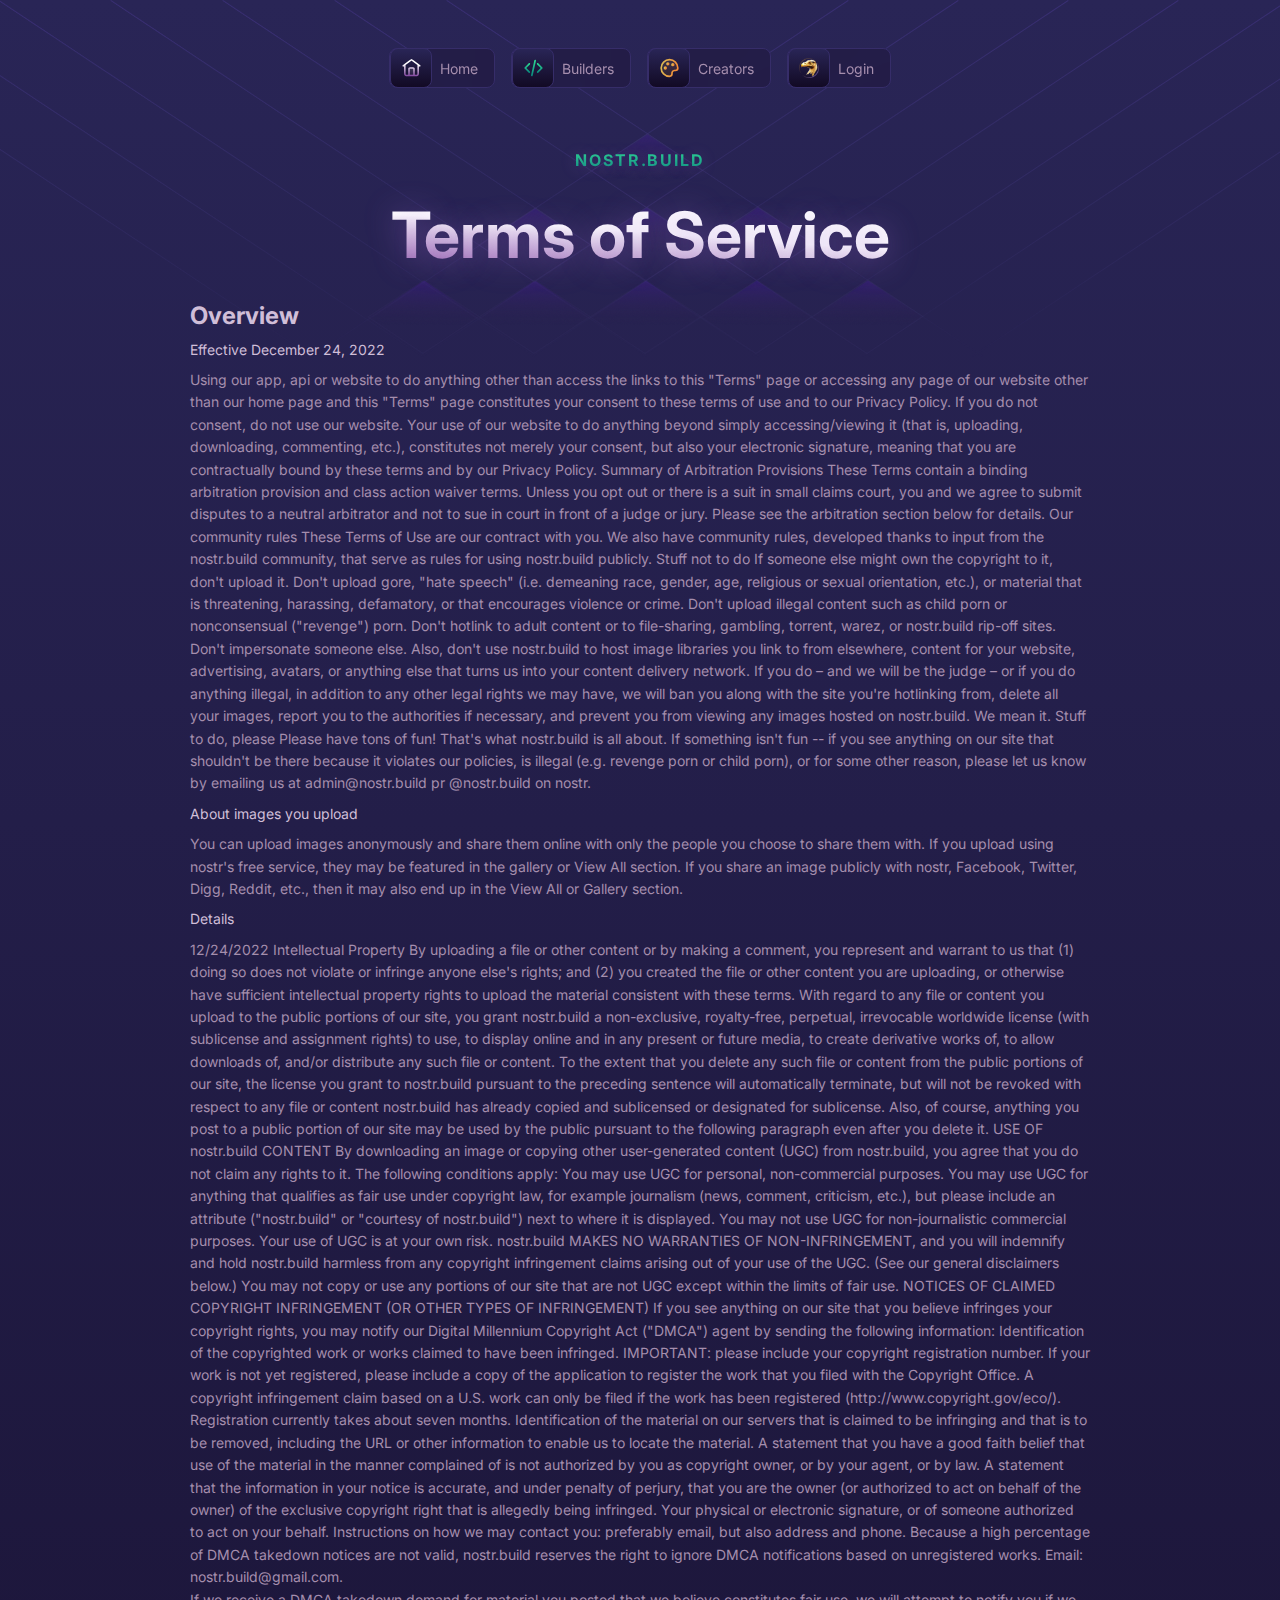
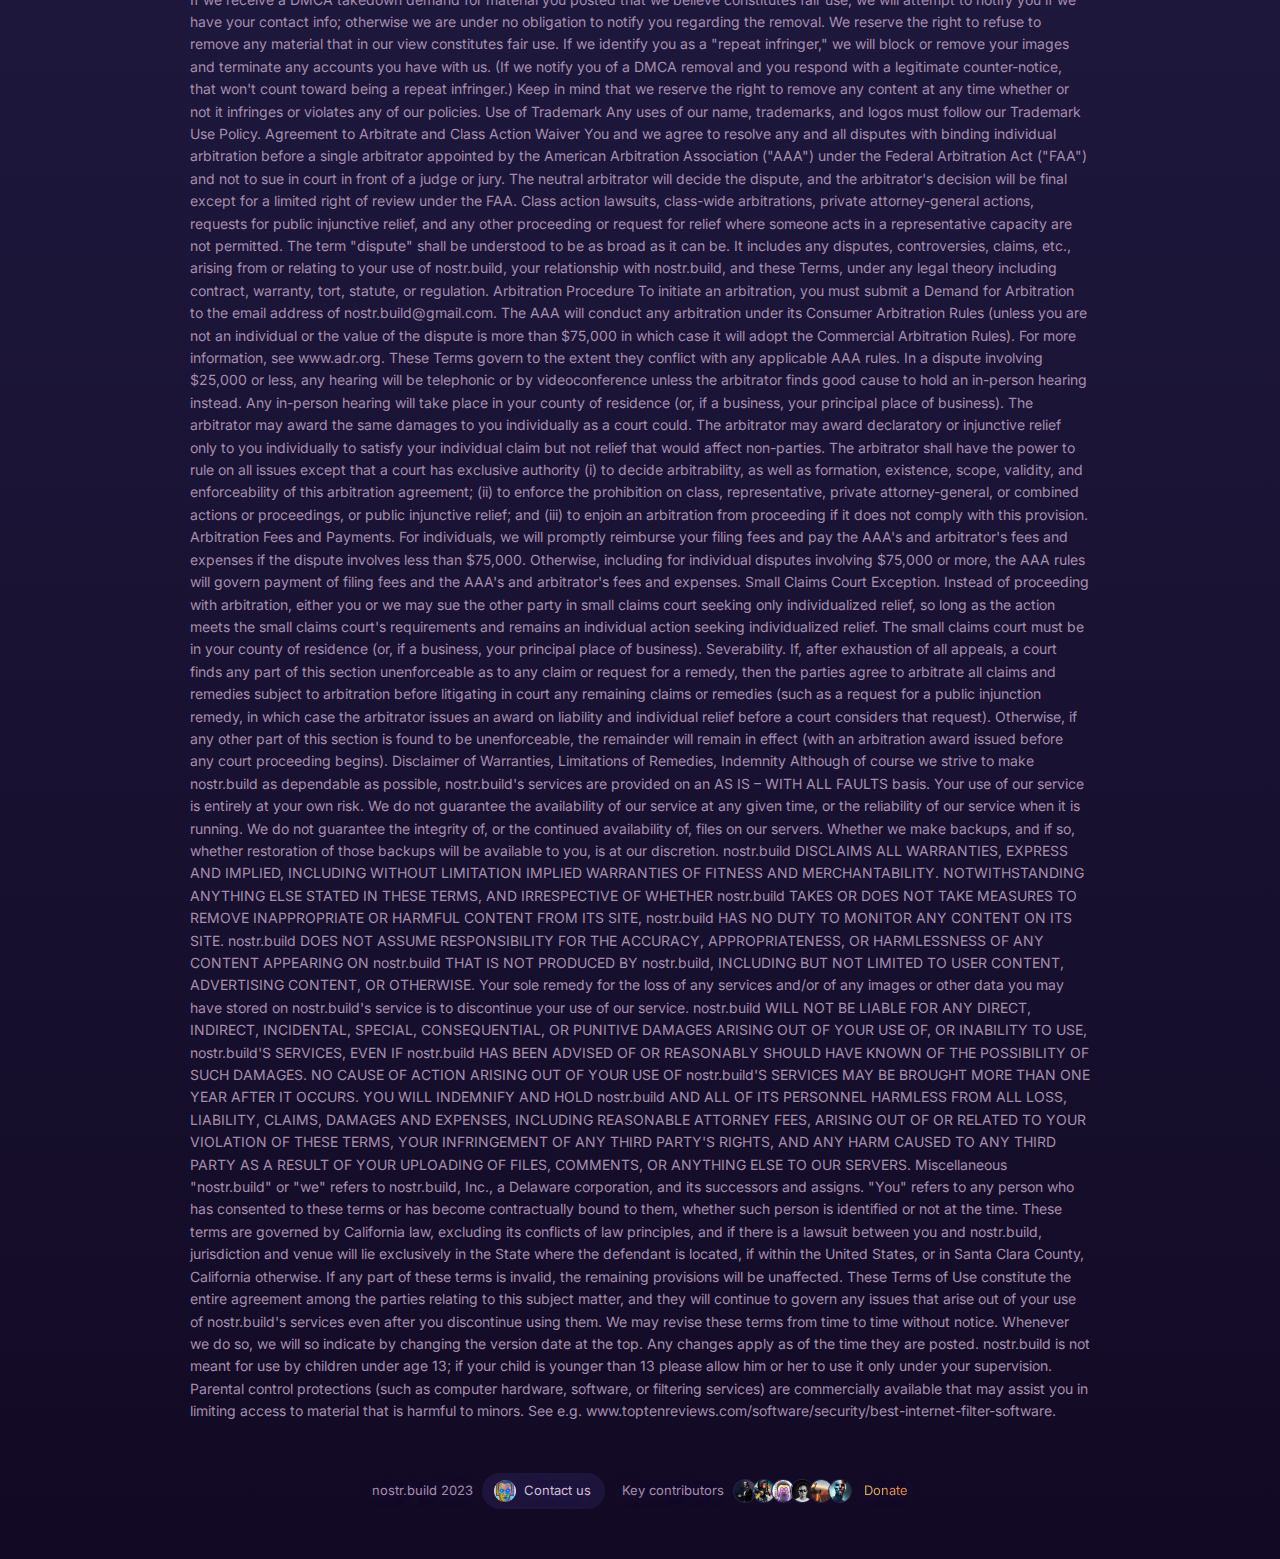
<file: tos/index.html>
<!DOCTYPE html>
<html lang="en">
	<head>
		<head>
			<meta charset="UTF-8" />
			<meta http-equiv="X-UA-Compatible" content="IE=edge" />
			<meta name="description" content="nostr.build" />
			<meta name="viewport" content="width=device-width, initial-scale=1.0" />

			<link rel="stylesheet" href="../styles/index.css" />
			<link rel="stylesheet" href="../styles/header.css" />
			<link rel="stylesheet" href="../styles/tos.css" />

			<title>nostr.build</title>
		</head>
	</head>
	<body>
		<header class="header">
			<nav class="navigation_header">
				<a href="/" class="nav_button">
					<span>
						<svg width="21" height="20" viewBox="0 0 21 20" fill="none" xmlns="http://www.w3.org/2000/svg">
							<path opacity="0.12" d="M8 17.5V10H13V17.5" fill="url(#paint0_linear_220_743)" />
							<path
								d="M7.99999 17.5V11.3333C7.99999 10.8666 7.99999 10.6332 8.09082 10.455C8.17071 10.2982 8.2982 10.1707 8.455 10.0908C8.63326 10 8.86666 10 9.33332 10H11.6667C12.1334 10 12.3667 10 12.545 10.0908C12.7018 10.1707 12.8292 10.2982 12.9092 10.455C13 10.6332 13 10.8666 13 11.3333V17.5M2.16666 7.91667L9.69999 2.26667C9.98691 2.05151 10.1303 1.94392 10.2878 1.90245C10.4269 1.86585 10.5731 1.86585 10.7122 1.90246C10.8697 1.94392 11.0131 2.05151 11.3 2.26667L18.8333 7.91667M3.83332 6.66667V14.8333C3.83332 15.7667 3.83332 16.2335 4.01498 16.59C4.17477 16.9036 4.42974 17.1586 4.74334 17.3183C5.09986 17.5 5.56657 17.5 6.49999 17.5H14.5C15.4334 17.5 15.9002 17.5 16.2567 17.3183C16.5702 17.1586 16.8252 16.9036 16.985 16.59C17.1667 16.2335 17.1667 15.7667 17.1667 14.8333V6.66667L12.1 2.86667C11.5262 2.43634 11.2393 2.22118 10.9242 2.13824C10.6462 2.06503 10.3538 2.06503 10.0757 2.13824C9.76066 2.22118 9.47374 2.43634 8.89999 2.86667L3.83332 6.66667Z"
								stroke="url(#paint1_linear_220_743)"
								stroke-width="1.5"
								stroke-linecap="round"
								stroke-linejoin="round"
							/>
							<defs>
								<linearGradient id="paint0_linear_220_743" x1="10.5033" y1="12.1603" x2="9.92909" y2="17.4375" gradientUnits="userSpaceOnUse">
									<stop stop-color="white" />
									<stop offset="1" stop-color="#884EA4" />
								</linearGradient>
								<linearGradient id="paint1_linear_220_743" x1="10.5111" y1="6.37568" x2="9.75801" y2="17.4488" gradientUnits="userSpaceOnUse">
									<stop stop-color="white" />
									<stop offset="1" stop-color="#884EA4" />
								</linearGradient>
							</defs>
						</svg>
					</span>
					Home
				</a>
				<a href="../builders/" class="nav_button">
					<span>
						<svg width="21" height="20" viewBox="0 0 21 20" fill="none" xmlns="http://www.w3.org/2000/svg">
							<path
								fill-rule="evenodd"
								clip-rule="evenodd"
								d="M14.0774 5.24426C14.4029 4.91882 14.9305 4.91882 15.2559 5.24426L19.4226 9.41092C19.748 9.73633 19.748 10.264 19.4226 10.5894L15.2559 14.7561C14.9305 15.0815 14.4029 15.0815 14.0774 14.7561C13.752 14.4307 13.752 13.903 14.0774 13.5776L17.6549 10.0002L14.0774 6.42277C13.752 6.09733 13.752 5.56969 14.0774 5.24426Z"
								fill="url(#paint0_linear_220_715)"
							/>
							<path
								fill-rule="evenodd"
								clip-rule="evenodd"
								d="M6.92257 5.24426C7.24801 5.56969 7.24801 6.09733 6.92257 6.42277L3.34516 10.0002L6.92257 13.5776C7.24801 13.903 7.24801 14.4307 6.92257 14.7561C6.59713 15.0815 6.0695 15.0815 5.74406 14.7561L1.57739 10.5894C1.25195 10.264 1.25195 9.73633 1.57739 9.41092L5.74406 5.24426C6.0695 4.91882 6.59713 4.91882 6.92257 5.24426Z"
								fill="url(#paint1_linear_220_715)"
							/>
							<path
								fill-rule="evenodd"
								clip-rule="evenodd"
								d="M12.3474 1.68669C12.7967 1.78652 13.08 2.23167 12.9802 2.68095L9.64683 17.6809C9.547 18.1302 9.10183 18.4135 8.65256 18.3137C8.20328 18.2138 7.92 17.7687 8.01984 17.3194L11.3532 2.3194C11.453 1.87012 11.8982 1.58685 12.3474 1.68669Z"
								fill="url(#paint2_linear_220_715)"
							/>
							<defs>
								<linearGradient id="paint0_linear_220_715" x1="16.75" y1="5.00018" x2="16.75" y2="15.0001" gradientUnits="userSpaceOnUse">
									<stop stop-color="#2EDF95" />
									<stop offset="1" stop-color="#07847C" />
								</linearGradient>
								<linearGradient id="paint1_linear_220_715" x1="4.24998" y1="5.00018" x2="4.24998" y2="15.0001" gradientUnits="userSpaceOnUse">
									<stop stop-color="#2EDF95" />
									<stop offset="1" stop-color="#07847C" />
								</linearGradient>
								<linearGradient id="paint2_linear_220_715" x1="10.5" y1="1.66667" x2="10.5" y2="18.3337" gradientUnits="userSpaceOnUse">
									<stop stop-color="#2EDF95" />
									<stop offset="1" stop-color="#07847C" />
								</linearGradient>
							</defs>
						</svg>
					</span>
					Builders
				</a>
				<a href="../creators" class="nav_button">
					<span>
						<svg width="21" height="20" viewBox="0 0 21 20" fill="none" xmlns="http://www.w3.org/2000/svg">
							<path
								opacity="0.12"
								d="M2.16669 10C2.16669 14.6023 5.89765 18.3333 10.5 18.3333C11.8808 18.3333 13 17.2141 13 15.8333V15.4167C13 15.0297 13 14.8362 13.0214 14.6737C13.1691 13.5518 14.0519 12.6691 15.1737 12.5214C15.3362 12.5 15.5297 12.5 15.9167 12.5H16.3334C17.7141 12.5 18.8334 11.3807 18.8334 10C18.8334 5.39763 15.1024 1.66667 10.5 1.66667C5.89765 1.66667 2.16669 5.39763 2.16669 10Z"
								fill="url(#paint0_linear_220_726)"
							/>
							<path
								d="M2.16669 10C2.16669 14.6023 5.89765 18.3333 10.5 18.3333C11.8808 18.3333 13 17.2141 13 15.8333V15.4167C13 15.0297 13 14.8362 13.0214 14.6737C13.1691 13.5518 14.0519 12.6691 15.1737 12.5214C15.3362 12.5 15.5297 12.5 15.9167 12.5H16.3334C17.7141 12.5 18.8334 11.3808 18.8334 10C18.8334 5.39763 15.1024 1.66667 10.5 1.66667C5.89765 1.66667 2.16669 5.39763 2.16669 10Z"
								stroke="url(#paint1_linear_220_726)"
								stroke-width="1.66667"
								stroke-linecap="round"
								stroke-linejoin="round"
							/>
							<path
								d="M6.33333 10.8333C6.79357 10.8333 7.16667 10.4603 7.16667 10C7.16667 9.53975 6.79357 9.16667 6.33333 9.16667C5.8731 9.16667 5.5 9.53975 5.5 10C5.5 10.4603 5.8731 10.8333 6.33333 10.8333Z"
								stroke="url(#paint2_linear_220_726)"
								stroke-width="1.66667"
								stroke-linecap="round"
								stroke-linejoin="round"
							/>
							<path
								d="M13.8333 7.5C14.2936 7.5 14.6667 7.1269 14.6667 6.66667C14.6667 6.20643 14.2936 5.83333 13.8333 5.83333C13.3731 5.83333 13 6.20643 13 6.66667C13 7.1269 13.3731 7.5 13.8333 7.5Z"
								stroke="url(#paint3_linear_220_726)"
								stroke-width="1.66667"
								stroke-linecap="round"
								stroke-linejoin="round"
							/>
							<path
								d="M8.83333 6.66667C9.29358 6.66667 9.66667 6.29357 9.66667 5.83333C9.66667 5.3731 9.29358 5 8.83333 5C8.3731 5 8 5.3731 8 5.83333C8 6.29357 8.3731 6.66667 8.83333 6.66667Z"
								stroke="url(#paint4_linear_220_726)"
								stroke-width="1.66667"
								stroke-linecap="round"
								stroke-linejoin="round"
							/>
							<defs>
								<linearGradient id="paint0_linear_220_726" x1="2.16669" y1="1.66667" x2="21.7341" y2="6.43848" gradientUnits="userSpaceOnUse">
									<stop stop-color="#DABD55" />
									<stop offset="1" stop-color="#F78533" />
								</linearGradient>
								<linearGradient id="paint1_linear_220_726" x1="2.16669" y1="1.66667" x2="21.7341" y2="6.43848" gradientUnits="userSpaceOnUse">
									<stop stop-color="#DABD55" />
									<stop offset="1" stop-color="#F78533" />
								</linearGradient>
								<linearGradient id="paint2_linear_220_726" x1="5.5" y1="9.16667" x2="7.45674" y2="9.64385" gradientUnits="userSpaceOnUse">
									<stop stop-color="#DABD55" />
									<stop offset="1" stop-color="#F78533" />
								</linearGradient>
								<linearGradient id="paint3_linear_220_726" x1="13" y1="5.83333" x2="14.9567" y2="6.31052" gradientUnits="userSpaceOnUse">
									<stop stop-color="#DABD55" />
									<stop offset="1" stop-color="#F78533" />
								</linearGradient>
								<linearGradient id="paint4_linear_220_726" x1="8" y1="5" x2="9.95674" y2="5.47718" gradientUnits="userSpaceOnUse">
									<stop stop-color="#DABD55" />
									<stop offset="1" stop-color="#F78533" />
								</linearGradient>
							</defs>
						</svg>
					</span>
					Creators
				</a>

				<a href="../login" class="nav_button">
					<span><img src="../assets/nav/login.png" alt="login image" /> </span>
					Login
				</a>
			</nav>
		</header>
		<main>
			<h2>NOSTR.BUILD</h2>
			<h1>Terms of Service</h1>
			<h3>Overview</h3>
			<h4>Effective December 24, 2022</h4>
			<p>
				Using our app, api or website to do anything other than access the links to this "Terms" page or accessing any page of our website other than our home page and this "Terms" page constitutes your consent to these terms of use and to our Privacy Policy. If you do not consent, do not use our
				website. Your use of our website to do anything beyond simply accessing/viewing it (that is, uploading, downloading, commenting, etc.), constitutes not merely your consent, but also your electronic signature, meaning that you are contractually bound by these terms and by our Privacy Policy.
				Summary of Arbitration Provisions These Terms contain a binding arbitration provision and class action waiver terms. Unless you opt out or there is a suit in small claims court, you and we agree to submit disputes to a neutral arbitrator and not to sue in court in front of a judge or jury.
				Please see the arbitration section below for details. Our community rules These Terms of Use are our contract with you. We also have community rules, developed thanks to input from the nostr.build community, that serve as rules for using nostr.build publicly. Stuff not to do If someone else
				might own the copyright to it, don't upload it. Don't upload gore, "hate speech" (i.e. demeaning race, gender, age, religious or sexual orientation, etc.), or material that is threatening, harassing, defamatory, or that encourages violence or crime. Don't upload illegal content such as child
				porn or nonconsensual ("revenge") porn. Don't hotlink to adult content or to file-sharing, gambling, torrent, warez, or nostr.build rip-off sites. Don't impersonate someone else. Also, don't use nostr.build to host image libraries you link to from elsewhere, content for your website,
				advertising, avatars, or anything else that turns us into your content delivery network. If you do – and we will be the judge – or if you do anything illegal, in addition to any other legal rights we may have, we will ban you along with the site you're hotlinking from, delete all your
				images, report you to the authorities if necessary, and prevent you from viewing any images hosted on nostr.build. We mean it. Stuff to do, please Please have tons of fun! That's what nostr.build is all about. If something isn't fun -- if you see anything on our site that shouldn't be there
				because it violates our policies, is illegal (e.g. revenge porn or child porn), or for some other reason, please let us know by emailing us at admin@nostr.build pr @nostr.build on nostr.
			</p>
			<h4>About images you upload</h4>
			<p>
				You can upload images anonymously and share them online with only the people you choose to share them with. If you upload using nostr's free service, they may be featured in the gallery or View All section. If you share an image publicly with nostr, Facebook, Twitter, Digg, Reddit, etc.,
				then it may also end up in the View All or Gallery section.
			</p>
			<h4>Details</h4>
			<p>
				12/24/2022 Intellectual Property By uploading a file or other content or by making a comment, you represent and warrant to us that (1) doing so does not violate or infringe anyone else's rights; and (2) you created the file or other content you are uploading, or otherwise have sufficient
				intellectual property rights to upload the material consistent with these terms. With regard to any file or content you upload to the public portions of our site, you grant nostr.build a non-exclusive, royalty-free, perpetual, irrevocable worldwide license (with sublicense and assignment
				rights) to use, to display online and in any present or future media, to create derivative works of, to allow downloads of, and/or distribute any such file or content. To the extent that you delete any such file or content from the public portions of our site, the license you grant to
				nostr.build pursuant to the preceding sentence will automatically terminate, but will not be revoked with respect to any file or content nostr.build has already copied and sublicensed or designated for sublicense. Also, of course, anything you post to a public portion of our site may be used
				by the public pursuant to the following paragraph even after you delete it. USE OF nostr.build CONTENT By downloading an image or copying other user-generated content (UGC) from nostr.build, you agree that you do not claim any rights to it. The following conditions apply: You may use UGC for
				personal, non-commercial purposes. You may use UGC for anything that qualifies as fair use under copyright law, for example journalism (news, comment, criticism, etc.), but please include an attribute ("nostr.build" or "courtesy of nostr.build") next to where it is displayed. You may not use
				UGC for non-journalistic commercial purposes. Your use of UGC is at your own risk. nostr.build MAKES NO WARRANTIES OF NON-INFRINGEMENT, and you will indemnify and hold nostr.build harmless from any copyright infringement claims arising out of your use of the UGC. (See our general disclaimers
				below.) You may not copy or use any portions of our site that are not UGC except within the limits of fair use. NOTICES OF CLAIMED COPYRIGHT INFRINGEMENT (OR OTHER TYPES OF INFRINGEMENT) If you see anything on our site that you believe infringes your copyright rights, you may notify our
				Digital Millennium Copyright Act ("DMCA") agent by sending the following information: Identification of the copyrighted work or works claimed to have been infringed. IMPORTANT: please include your copyright registration number. If your work is not yet registered, please include a copy of the
				application to register the work that you filed with the Copyright Office. A copyright infringement claim based on a U.S. work can only be filed if the work has been registered (http://www.copyright.gov/eco/). Registration currently takes about seven months. Identification of the material on
				our servers that is claimed to be infringing and that is to be removed, including the URL or other information to enable us to locate the material. A statement that you have a good faith belief that use of the material in the manner complained of is not authorized by you as copyright owner,
				or by your agent, or by law. A statement that the information in your notice is accurate, and under penalty of perjury, that you are the owner (or authorized to act on behalf of the owner) of the exclusive copyright right that is allegedly being infringed. Your physical or electronic
				signature, or of someone authorized to act on your behalf. Instructions on how we may contact you: preferably email, but also address and phone. Because a high percentage of DMCA takedown notices are not valid, nostr.build reserves the right to ignore DMCA notifications based on unregistered
				works. Email: nostr.build@gmail.com.
			</p>
			<p>
				If we receive a DMCA takedown demand for material you posted that we believe constitutes fair use, we will attempt to notify you if we have your contact info; otherwise we are under no obligation to notify you regarding the removal. We reserve the right to refuse to remove any material that
				in our view constitutes fair use. If we identify you as a "repeat infringer," we will block or remove your images and terminate any accounts you have with us. (If we notify you of a DMCA removal and you respond with a legitimate counter-notice, that won't count toward being a repeat
				infringer.) Keep in mind that we reserve the right to remove any content at any time whether or not it infringes or violates any of our policies. Use of Trademark Any uses of our name, trademarks, and logos must follow our Trademark Use Policy. Agreement to Arbitrate and Class Action Waiver
				You and we agree to resolve any and all disputes with binding individual arbitration before a single arbitrator appointed by the American Arbitration Association ("AAA") under the Federal Arbitration Act ("FAA") and not to sue in court in front of a judge or jury. The neutral arbitrator will
				decide the dispute, and the arbitrator's decision will be final except for a limited right of review under the FAA. Class action lawsuits, class-wide arbitrations, private attorney-general actions, requests for public injunctive relief, and any other proceeding or request for relief where
				someone acts in a representative capacity are not permitted. The term "dispute" shall be understood to be as broad as it can be. It includes any disputes, controversies, claims, etc., arising from or relating to your use of nostr.build, your relationship with nostr.build, and these Terms,
				under any legal theory including contract, warranty, tort, statute, or regulation. Arbitration Procedure To initiate an arbitration, you must submit a Demand for Arbitration to the email address of nostr.build@gmail.com. The AAA will conduct any arbitration under its Consumer Arbitration
				Rules (unless you are not an individual or the value of the dispute is more than $75,000 in which case it will adopt the Commercial Arbitration Rules). For more information, see www.adr.org. These Terms govern to the extent they conflict with any applicable AAA rules. In a dispute involving
				$25,000 or less, any hearing will be telephonic or by videoconference unless the arbitrator finds good cause to hold an in-person hearing instead. Any in-person hearing will take place in your county of residence (or, if a business, your principal place of business). The arbitrator may award
				the same damages to you individually as a court could. The arbitrator may award declaratory or injunctive relief only to you individually to satisfy your individual claim but not relief that would affect non-parties. The arbitrator shall have the power to rule on all issues except that a
				court has exclusive authority (i) to decide arbitrability, as well as formation, existence, scope, validity, and enforceability of this arbitration agreement; (ii) to enforce the prohibition on class, representative, private attorney-general, or combined actions or proceedings, or public
				injunctive relief; and (iii) to enjoin an arbitration from proceeding if it does not comply with this provision. Arbitration Fees and Payments. For individuals, we will promptly reimburse your filing fees and pay the AAA's and arbitrator's fees and expenses if the dispute involves less than
				$75,000. Otherwise, including for individual disputes involving $75,000 or more, the AAA rules will govern payment of filing fees and the AAA's and arbitrator's fees and expenses. Small Claims Court Exception. Instead of proceeding with arbitration, either you or we may sue the other party
				in small claims court seeking only individualized relief, so long as the action meets the small claims court's requirements and remains an individual action seeking individualized relief. The small claims court must be in your county of residence (or, if a business, your principal place of
				business). Severability. If, after exhaustion of all appeals, a court finds any part of this section unenforceable as to any claim or request for a remedy, then the parties agree to arbitrate all claims and remedies subject to arbitration before litigating in court any remaining claims or
				remedies (such as a request for a public injunction remedy, in which case the arbitrator issues an award on liability and individual relief before a court considers that request). Otherwise, if any other part of this section is found to be unenforceable, the remainder will remain in effect
				(with an arbitration award issued before any court proceeding begins). Disclaimer of Warranties, Limitations of Remedies, Indemnity Although of course we strive to make nostr.build as dependable as possible, nostr.build's services are provided on an AS IS – WITH ALL FAULTS basis. Your use of
				our service is entirely at your own risk. We do not guarantee the availability of our service at any given time, or the reliability of our service when it is running. We do not guarantee the integrity of, or the continued availability of, files on our servers. Whether we make backups, and if
				so, whether restoration of those backups will be available to you, is at our discretion. nostr.build DISCLAIMS ALL WARRANTIES, EXPRESS AND IMPLIED, INCLUDING WITHOUT LIMITATION IMPLIED WARRANTIES OF FITNESS AND MERCHANTABILITY. NOTWITHSTANDING ANYTHING ELSE STATED IN THESE TERMS, AND
				IRRESPECTIVE OF WHETHER nostr.build TAKES OR DOES NOT TAKE MEASURES TO REMOVE INAPPROPRIATE OR HARMFUL CONTENT FROM ITS SITE, nostr.build HAS NO DUTY TO MONITOR ANY CONTENT ON ITS SITE. nostr.build DOES NOT ASSUME RESPONSIBILITY FOR THE ACCURACY, APPROPRIATENESS, OR HARMLESSNESS OF ANY
				CONTENT APPEARING ON nostr.build THAT IS NOT PRODUCED BY nostr.build, INCLUDING BUT NOT LIMITED TO USER CONTENT, ADVERTISING CONTENT, OR OTHERWISE. Your sole remedy for the loss of any services and/or of any images or other data you may have stored on nostr.build's service is to discontinue
				your use of our service. nostr.build WILL NOT BE LIABLE FOR ANY DIRECT, INDIRECT, INCIDENTAL, SPECIAL, CONSEQUENTIAL, OR PUNITIVE DAMAGES ARISING OUT OF YOUR USE OF, OR INABILITY TO USE, nostr.build'S SERVICES, EVEN IF nostr.build HAS BEEN ADVISED OF OR REASONABLY SHOULD HAVE KNOWN OF THE
				POSSIBILITY OF SUCH DAMAGES. NO CAUSE OF ACTION ARISING OUT OF YOUR USE OF nostr.build'S SERVICES MAY BE BROUGHT MORE THAN ONE YEAR AFTER IT OCCURS. YOU WILL INDEMNIFY AND HOLD nostr.build AND ALL OF ITS PERSONNEL HARMLESS FROM ALL LOSS, LIABILITY, CLAIMS, DAMAGES AND EXPENSES, INCLUDING
				REASONABLE ATTORNEY FEES, ARISING OUT OF OR RELATED TO YOUR VIOLATION OF THESE TERMS, YOUR INFRINGEMENT OF ANY THIRD PARTY'S RIGHTS, AND ANY HARM CAUSED TO ANY THIRD PARTY AS A RESULT OF YOUR UPLOADING OF FILES, COMMENTS, OR ANYTHING ELSE TO OUR SERVERS. Miscellaneous "nostr.build" or "we"
				refers to nostr.build, Inc., a Delaware corporation, and its successors and assigns. "You" refers to any person who has consented to these terms or has become contractually bound to them, whether such person is identified or not at the time. These terms are governed by California law,
				excluding its conflicts of law principles, and if there is a lawsuit between you and nostr.build, jurisdiction and venue will lie exclusively in the State where the defendant is located, if within the United States, or in Santa Clara County, California otherwise. If any part of these terms
				is invalid, the remaining provisions will be unaffected. These Terms of Use constitute the entire agreement among the parties relating to this subject matter, and they will continue to govern any issues that arise out of your use of nostr.build's services even after you discontinue using
				them. We may revise these terms from time to time without notice. Whenever we do so, we will so indicate by changing the version date at the top. Any changes apply as of the time they are posted. nostr.build is not meant for use by children under age 13; if your child is younger than 13
				please allow him or her to use it only under your supervision. Parental control protections (such as computer hardware, software, or filtering services) are commercially available that may assist you in limiting access to material that is harmful to minors. See e.g.
				www.toptenreviews.com/software/security/best-internet-filter-software.
			</p>
		</main>
		<footer>
			<nav>
				<div class="footer_made_by">
					nostr.build 2023
					<a href="" class="contact">
						<img src="../assets/footer_made.png" alt="walker image" />
						Contact us
					</a>
				</div>

				<div class="footer_contributors">
					Key contributors
					<ul class="contributors_list">
						<li class="contributor">
							<a href="">
								<img src="../assets/contributors/1.png" alt="" />
							</a>
						</li>
						<li class="contributor">
							<a href="">
								<img src="../assets/contributors/2.png" alt="" />
							</a>
						</li>
						<li class="contributor">
							<a href="">
								<img src="../assets/contributors/3.png" alt="" />
							</a>
						</li>
						<li class="contributor">
							<a href="">
								<img src="../assets/contributors/4.png" alt="" />
							</a>
						</li>
						<li class="contributor">
							<a href="">
								<img src="../assets/contributors/5.png" alt="" />
							</a>
						</li>
						<li class="contributor">
							<a href="">
								<img src="../assets/contributors/6.png" alt="" />
							</a>
						</li>
					</ul>
				</div>
				<a class="footer_links donate" href="">Donate</a>
			</nav>
		</footer>
	</body>
</html>
</file>
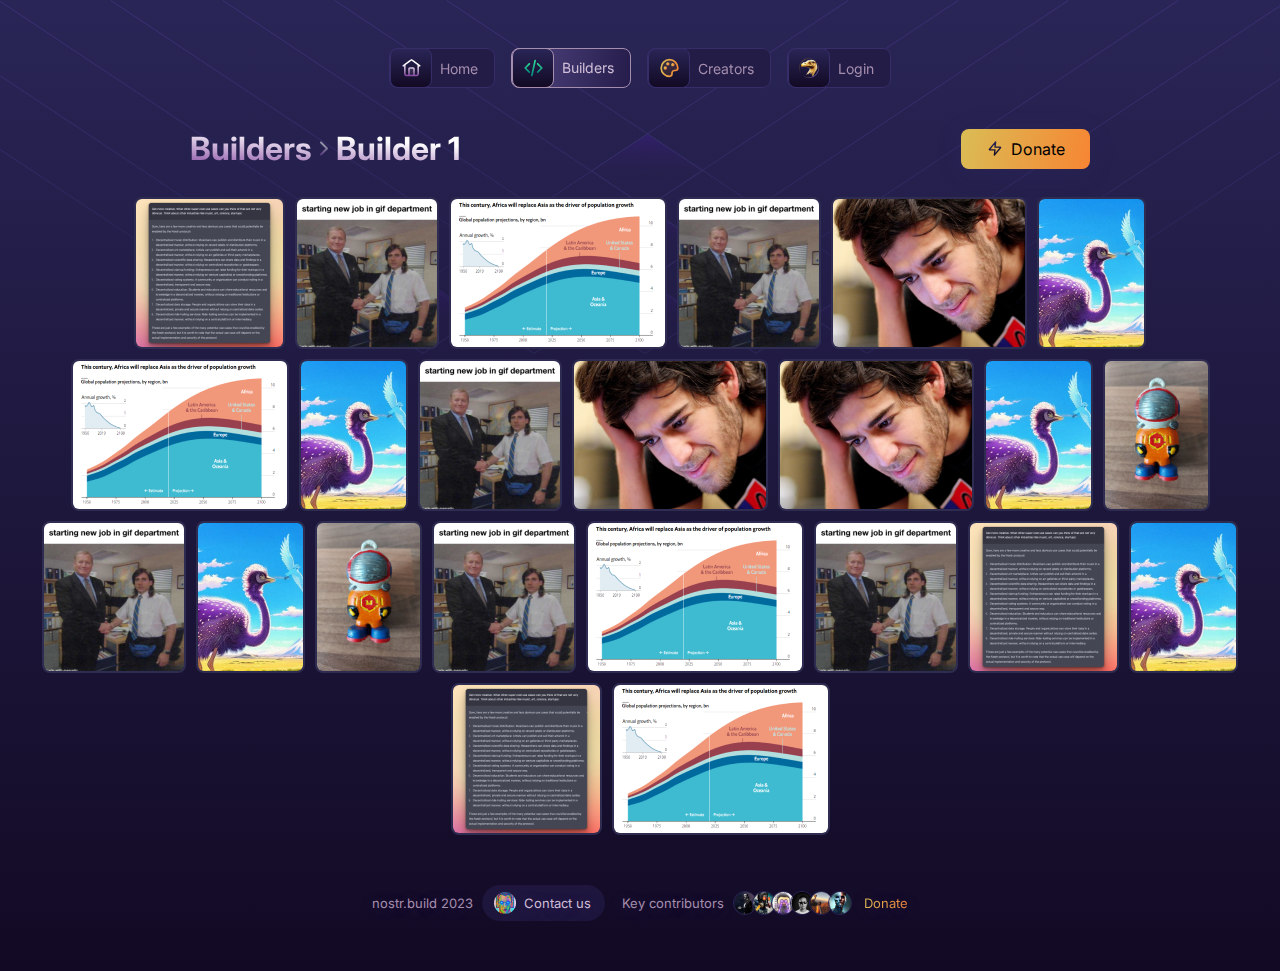
<file: builders/builder/index.html>
<!DOCTYPE html>
<html lang="en">
	<head>
		<meta charset="UTF-8" />
		<meta http-equiv="X-UA-Compatible" content="IE=edge" />
		<meta name="description" content="nostr.build" />
		<meta name="viewport" content="width=device-width, initial-scale=1.0" />

		<link rel="stylesheet" href="../../styles/index.css" />
		<link rel="stylesheet" href="../../styles/profile.css" />
		<link rel="stylesheet" href="../../styles/header.css" />

		<title>nostr.build</title>
	</head>
	<body>
		<header class="header">
			<nav class="navigation_header">
				<a href="/" class="nav_button">
					<span>
						<svg width="21" height="20" viewBox="0 0 21 20" fill="none" xmlns="http://www.w3.org/2000/svg">
							<path opacity="0.12" d="M8 17.5V10H13V17.5" fill="url(#paint0_linear_220_743)" />
							<path
								d="M7.99999 17.5V11.3333C7.99999 10.8666 7.99999 10.6332 8.09082 10.455C8.17071 10.2982 8.2982 10.1707 8.455 10.0908C8.63326 10 8.86666 10 9.33332 10H11.6667C12.1334 10 12.3667 10 12.545 10.0908C12.7018 10.1707 12.8292 10.2982 12.9092 10.455C13 10.6332 13 10.8666 13 11.3333V17.5M2.16666 7.91667L9.69999 2.26667C9.98691 2.05151 10.1303 1.94392 10.2878 1.90245C10.4269 1.86585 10.5731 1.86585 10.7122 1.90246C10.8697 1.94392 11.0131 2.05151 11.3 2.26667L18.8333 7.91667M3.83332 6.66667V14.8333C3.83332 15.7667 3.83332 16.2335 4.01498 16.59C4.17477 16.9036 4.42974 17.1586 4.74334 17.3183C5.09986 17.5 5.56657 17.5 6.49999 17.5H14.5C15.4334 17.5 15.9002 17.5 16.2567 17.3183C16.5702 17.1586 16.8252 16.9036 16.985 16.59C17.1667 16.2335 17.1667 15.7667 17.1667 14.8333V6.66667L12.1 2.86667C11.5262 2.43634 11.2393 2.22118 10.9242 2.13824C10.6462 2.06503 10.3538 2.06503 10.0757 2.13824C9.76066 2.22118 9.47374 2.43634 8.89999 2.86667L3.83332 6.66667Z"
								stroke="url(#paint1_linear_220_743)"
								stroke-width="1.5"
								stroke-linecap="round"
								stroke-linejoin="round"
							/>
							<defs>
								<linearGradient id="paint0_linear_220_743" x1="10.5033" y1="12.1603" x2="9.92909" y2="17.4375" gradientUnits="userSpaceOnUse">
									<stop stop-color="white" />
									<stop offset="1" stop-color="#884EA4" />
								</linearGradient>
								<linearGradient id="paint1_linear_220_743" x1="10.5111" y1="6.37568" x2="9.75801" y2="17.4488" gradientUnits="userSpaceOnUse">
									<stop stop-color="white" />
									<stop offset="1" stop-color="#884EA4" />
								</linearGradient>
							</defs>
						</svg>
					</span>
					Home
				</a>
				<a href="../../builders" class="nav_button active_button">
					<span>
						<svg width="21" height="20" viewBox="0 0 21 20" fill="none" xmlns="http://www.w3.org/2000/svg">
							<path
								fill-rule="evenodd"
								clip-rule="evenodd"
								d="M14.0774 5.24426C14.4029 4.91882 14.9305 4.91882 15.2559 5.24426L19.4226 9.41092C19.748 9.73633 19.748 10.264 19.4226 10.5894L15.2559 14.7561C14.9305 15.0815 14.4029 15.0815 14.0774 14.7561C13.752 14.4307 13.752 13.903 14.0774 13.5776L17.6549 10.0002L14.0774 6.42277C13.752 6.09733 13.752 5.56969 14.0774 5.24426Z"
								fill="url(#paint0_linear_220_715)"
							/>
							<path
								fill-rule="evenodd"
								clip-rule="evenodd"
								d="M6.92257 5.24426C7.24801 5.56969 7.24801 6.09733 6.92257 6.42277L3.34516 10.0002L6.92257 13.5776C7.24801 13.903 7.24801 14.4307 6.92257 14.7561C6.59713 15.0815 6.0695 15.0815 5.74406 14.7561L1.57739 10.5894C1.25195 10.264 1.25195 9.73633 1.57739 9.41092L5.74406 5.24426C6.0695 4.91882 6.59713 4.91882 6.92257 5.24426Z"
								fill="url(#paint1_linear_220_715)"
							/>
							<path
								fill-rule="evenodd"
								clip-rule="evenodd"
								d="M12.3474 1.68669C12.7967 1.78652 13.08 2.23167 12.9802 2.68095L9.64683 17.6809C9.547 18.1302 9.10183 18.4135 8.65256 18.3137C8.20328 18.2138 7.92 17.7687 8.01984 17.3194L11.3532 2.3194C11.453 1.87012 11.8982 1.58685 12.3474 1.68669Z"
								fill="url(#paint2_linear_220_715)"
							/>
							<defs>
								<linearGradient id="paint0_linear_220_715" x1="16.75" y1="5.00018" x2="16.75" y2="15.0001" gradientUnits="userSpaceOnUse">
									<stop stop-color="#2EDF95" />
									<stop offset="1" stop-color="#07847C" />
								</linearGradient>
								<linearGradient id="paint1_linear_220_715" x1="4.24998" y1="5.00018" x2="4.24998" y2="15.0001" gradientUnits="userSpaceOnUse">
									<stop stop-color="#2EDF95" />
									<stop offset="1" stop-color="#07847C" />
								</linearGradient>
								<linearGradient id="paint2_linear_220_715" x1="10.5" y1="1.66667" x2="10.5" y2="18.3337" gradientUnits="userSpaceOnUse">
									<stop stop-color="#2EDF95" />
									<stop offset="1" stop-color="#07847C" />
								</linearGradient>
							</defs>
						</svg>
					</span>
					Builders
				</a>
				<a href="../../creators/" class="nav_button">
					<span>
						<svg width="21" height="20" viewBox="0 0 21 20" fill="none" xmlns="http://www.w3.org/2000/svg">
							<path
								opacity="0.12"
								d="M2.16669 10C2.16669 14.6023 5.89765 18.3333 10.5 18.3333C11.8808 18.3333 13 17.2141 13 15.8333V15.4167C13 15.0297 13 14.8362 13.0214 14.6737C13.1691 13.5518 14.0519 12.6691 15.1737 12.5214C15.3362 12.5 15.5297 12.5 15.9167 12.5H16.3334C17.7141 12.5 18.8334 11.3807 18.8334 10C18.8334 5.39763 15.1024 1.66667 10.5 1.66667C5.89765 1.66667 2.16669 5.39763 2.16669 10Z"
								fill="url(#paint0_linear_220_726)"
							/>
							<path
								d="M2.16669 10C2.16669 14.6023 5.89765 18.3333 10.5 18.3333C11.8808 18.3333 13 17.2141 13 15.8333V15.4167C13 15.0297 13 14.8362 13.0214 14.6737C13.1691 13.5518 14.0519 12.6691 15.1737 12.5214C15.3362 12.5 15.5297 12.5 15.9167 12.5H16.3334C17.7141 12.5 18.8334 11.3808 18.8334 10C18.8334 5.39763 15.1024 1.66667 10.5 1.66667C5.89765 1.66667 2.16669 5.39763 2.16669 10Z"
								stroke="url(#paint1_linear_220_726)"
								stroke-width="1.66667"
								stroke-linecap="round"
								stroke-linejoin="round"
							/>
							<path
								d="M6.33333 10.8333C6.79357 10.8333 7.16667 10.4603 7.16667 10C7.16667 9.53975 6.79357 9.16667 6.33333 9.16667C5.8731 9.16667 5.5 9.53975 5.5 10C5.5 10.4603 5.8731 10.8333 6.33333 10.8333Z"
								stroke="url(#paint2_linear_220_726)"
								stroke-width="1.66667"
								stroke-linecap="round"
								stroke-linejoin="round"
							/>
							<path
								d="M13.8333 7.5C14.2936 7.5 14.6667 7.1269 14.6667 6.66667C14.6667 6.20643 14.2936 5.83333 13.8333 5.83333C13.3731 5.83333 13 6.20643 13 6.66667C13 7.1269 13.3731 7.5 13.8333 7.5Z"
								stroke="url(#paint3_linear_220_726)"
								stroke-width="1.66667"
								stroke-linecap="round"
								stroke-linejoin="round"
							/>
							<path
								d="M8.83333 6.66667C9.29358 6.66667 9.66667 6.29357 9.66667 5.83333C9.66667 5.3731 9.29358 5 8.83333 5C8.3731 5 8 5.3731 8 5.83333C8 6.29357 8.3731 6.66667 8.83333 6.66667Z"
								stroke="url(#paint4_linear_220_726)"
								stroke-width="1.66667"
								stroke-linecap="round"
								stroke-linejoin="round"
							/>
							<defs>
								<linearGradient id="paint0_linear_220_726" x1="2.16669" y1="1.66667" x2="21.7341" y2="6.43848" gradientUnits="userSpaceOnUse">
									<stop stop-color="#DABD55" />
									<stop offset="1" stop-color="#F78533" />
								</linearGradient>
								<linearGradient id="paint1_linear_220_726" x1="2.16669" y1="1.66667" x2="21.7341" y2="6.43848" gradientUnits="userSpaceOnUse">
									<stop stop-color="#DABD55" />
									<stop offset="1" stop-color="#F78533" />
								</linearGradient>
								<linearGradient id="paint2_linear_220_726" x1="5.5" y1="9.16667" x2="7.45674" y2="9.64385" gradientUnits="userSpaceOnUse">
									<stop stop-color="#DABD55" />
									<stop offset="1" stop-color="#F78533" />
								</linearGradient>
								<linearGradient id="paint3_linear_220_726" x1="13" y1="5.83333" x2="14.9567" y2="6.31052" gradientUnits="userSpaceOnUse">
									<stop stop-color="#DABD55" />
									<stop offset="1" stop-color="#F78533" />
								</linearGradient>
								<linearGradient id="paint4_linear_220_726" x1="8" y1="5" x2="9.95674" y2="5.47718" gradientUnits="userSpaceOnUse">
									<stop stop-color="#DABD55" />
									<stop offset="1" stop-color="#F78533" />
								</linearGradient>
							</defs>
						</svg>
					</span>
					Creators
				</a>

				<a href="../../login/" class="nav_button">
					<span><img src="../../assets/nav/login.png" alt="login image" /> </span>
					Login
				</a>
			</nav>
		</header>
		<main>
			<!-- <ul class="information">
				<li>
					<span>907 </span>
					page hits
				</li>
				<li>
					<span>3.53 GB </span>
					used
				</li>
				<li>
					<span>3.477 </span>
					pictures
				</li>

				<li>
					<span>163 </span>
					profile pictures
				</li>
			</ul> -->
			<section class="title_section">
				<h1>
					Builders
					<svg width="24" height="25" viewBox="0 0 24 25" fill="none" xmlns="http://www.w3.org/2000/svg">
						<g opacity="0.5">
							<path
								fill-rule="evenodd"
								clip-rule="evenodd"
								d="M8.29289 5.79289C8.68342 5.40237 9.31658 5.40237 9.70711 5.79289L15.7071 11.7929C16.0976 12.1834 16.0976 12.8166 15.7071 13.2071L9.70711 19.2071C9.31658 19.5976 8.68342 19.5976 8.29289 19.2071C7.90237 18.8166 7.90237 18.1834 8.29289 17.7929L13.5858 12.5L8.29289 7.20711C7.90237 6.81658 7.90237 6.18342 8.29289 5.79289Z"
								fill="url(#paint0_linear_216_2863)"
							/>
						</g>
						<defs>
							<linearGradient id="paint0_linear_216_2863" x1="12.0053" y1="9.5326" x2="10.76" y2="19.3419" gradientUnits="userSpaceOnUse">
								<stop stop-color="white" />
								<stop offset="1" stop-color="#884EA4" />
							</linearGradient>
						</defs>
					</svg>
					<span>Builder 1</span>
				</h1>
				<button class="donate_button">
					<svg width="16" height="17" viewBox="0 0 16 17" fill="none" xmlns="http://www.w3.org/2000/svg">
						<path
							d="M8.66675 1.83337L2.72904 8.95864C2.4965 9.23764 2.38024 9.37717 2.37846 9.49504C2.37691 9.59744 2.42256 9.69491 2.50224 9.75931C2.5939 9.83337 2.77552 9.83337 3.13876 9.83337H8.00008L7.33342 15.1667L13.2711 8.04144C13.5036 7.76244 13.6199 7.62291 13.6217 7.50504C13.6232 7.40264 13.5776 7.30517 13.4979 7.24077C13.4062 7.16671 13.2246 7.16671 12.8614 7.16671H8.00008L8.66675 1.83337Z"
							stroke="url(#paint0_linear_229_555)"
							stroke-width="1.33333"
							stroke-linecap="round"
							stroke-linejoin="round"
						/>
						<defs>
							<linearGradient id="paint0_linear_229_555" x1="8.00007" y1="1.83337" x2="8.00007" y2="15.1667" gradientUnits="userSpaceOnUse">
								<stop stop-color="#292556" />
								<stop offset="1" stop-color="#120A24" />
							</linearGradient>
						</defs>
					</svg>
					Donate
				</button>
			</section>

			<div class="images_container"></div>
		</main>
		<footer>
			<nav>
				<div class="footer_made_by">
					nostr.build 2023
					<a href="" class="contact">
						<img src="../../assets/footer_made.png" alt="walker image" />
						Contact us
					</a>
				</div>

				<div class="footer_contributors">
					Key contributors
					<ul class="contributors_list">
						<li class="contributor">
							<a href="">
								<img src="../../assets/contributors/1.png" alt="" />
							</a>
						</li>
						<li class="contributor">
							<a href="">
								<img src="../../assets/contributors/2.png" alt="" />
							</a>
						</li>
						<li class="contributor">
							<a href="">
								<img src="../../assets/contributors/3.png" alt="" />
							</a>
						</li>
						<li class="contributor">
							<a href="">
								<img src="../../assets/contributors/4.png" alt="" />
							</a>
						</li>
						<li class="contributor">
							<a href="">
								<img src="../../assets/contributors/5.png" alt="" />
							</a>
						</li>
						<li class="contributor">
							<a href="">
								<img src="../../assets/contributors/6.png" alt="" />
							</a>
						</li>
					</ul>
				</div>
				<a class="footer_links donate" href="">Donate</a>
			</nav>
		</footer>
		<script src="../../scripts/images.js"></script>
	</body>
</html>
</file>
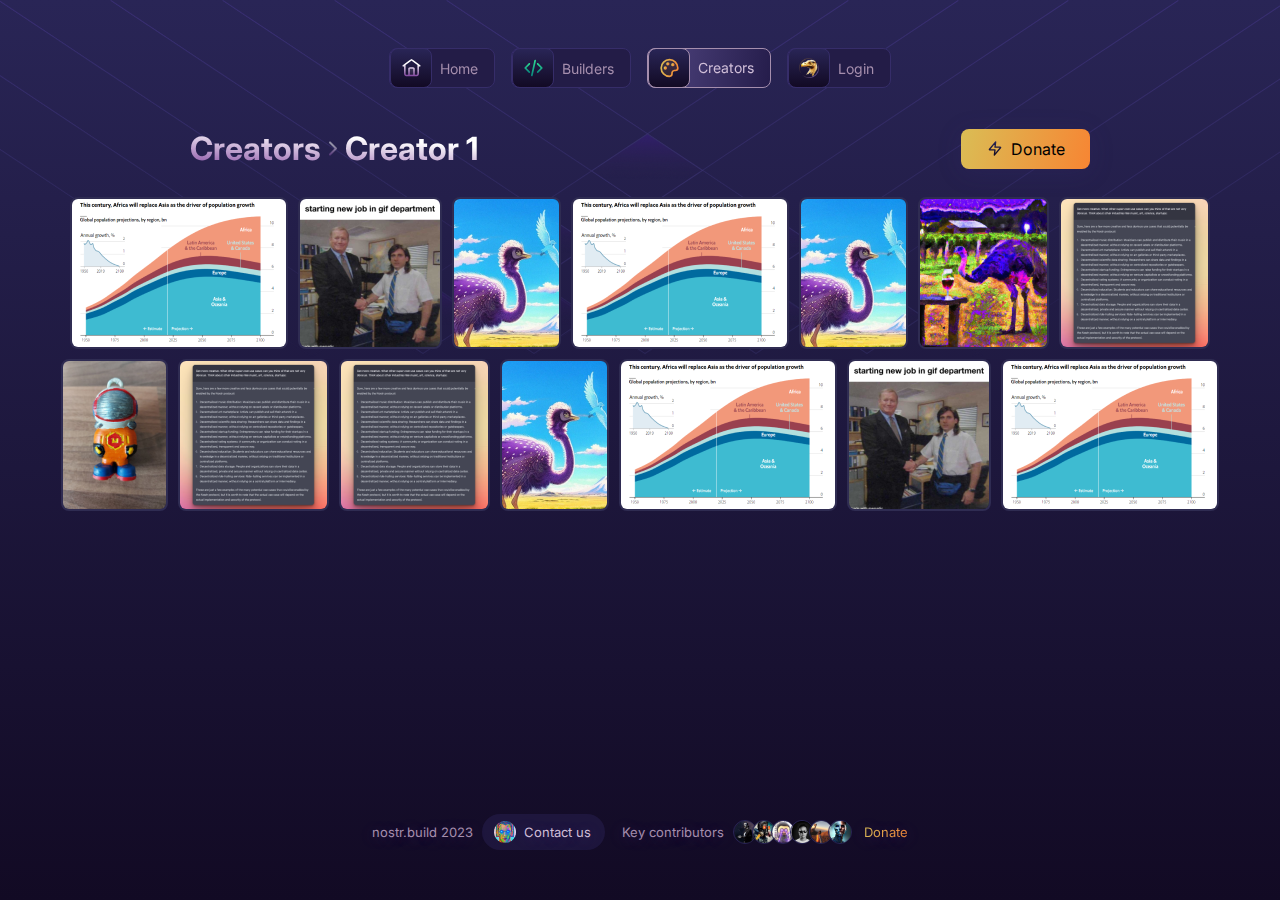
<file: creators/creator/index.html>
<!DOCTYPE html>
<html lang="en">
	<head>
		<meta charset="UTF-8" />
		<meta http-equiv="X-UA-Compatible" content="IE=edge" />
		<meta name="description" content="nostr.build" />
		<meta name="viewport" content="width=device-width, initial-scale=1.0" />

		<link rel="stylesheet" href="../../styles/index.css" />
		<link rel="stylesheet" href="../../styles/profile.css" />
		<link rel="stylesheet" href="../../styles/header.css" />

		<title>nostr.build</title>
	</head>
	<body>
		<header class="header">
			<nav class="navigation_header">
				<a href="/" class="nav_button">
					<span>
						<svg width="21" height="20" viewBox="0 0 21 20" fill="none" xmlns="http://www.w3.org/2000/svg">
							<path opacity="0.12" d="M8 17.5V10H13V17.5" fill="url(#paint0_linear_220_743)" />
							<path
								d="M7.99999 17.5V11.3333C7.99999 10.8666 7.99999 10.6332 8.09082 10.455C8.17071 10.2982 8.2982 10.1707 8.455 10.0908C8.63326 10 8.86666 10 9.33332 10H11.6667C12.1334 10 12.3667 10 12.545 10.0908C12.7018 10.1707 12.8292 10.2982 12.9092 10.455C13 10.6332 13 10.8666 13 11.3333V17.5M2.16666 7.91667L9.69999 2.26667C9.98691 2.05151 10.1303 1.94392 10.2878 1.90245C10.4269 1.86585 10.5731 1.86585 10.7122 1.90246C10.8697 1.94392 11.0131 2.05151 11.3 2.26667L18.8333 7.91667M3.83332 6.66667V14.8333C3.83332 15.7667 3.83332 16.2335 4.01498 16.59C4.17477 16.9036 4.42974 17.1586 4.74334 17.3183C5.09986 17.5 5.56657 17.5 6.49999 17.5H14.5C15.4334 17.5 15.9002 17.5 16.2567 17.3183C16.5702 17.1586 16.8252 16.9036 16.985 16.59C17.1667 16.2335 17.1667 15.7667 17.1667 14.8333V6.66667L12.1 2.86667C11.5262 2.43634 11.2393 2.22118 10.9242 2.13824C10.6462 2.06503 10.3538 2.06503 10.0757 2.13824C9.76066 2.22118 9.47374 2.43634 8.89999 2.86667L3.83332 6.66667Z"
								stroke="url(#paint1_linear_220_743)"
								stroke-width="1.5"
								stroke-linecap="round"
								stroke-linejoin="round"
							/>
							<defs>
								<linearGradient id="paint0_linear_220_743" x1="10.5033" y1="12.1603" x2="9.92909" y2="17.4375" gradientUnits="userSpaceOnUse">
									<stop stop-color="white" />
									<stop offset="1" stop-color="#884EA4" />
								</linearGradient>
								<linearGradient id="paint1_linear_220_743" x1="10.5111" y1="6.37568" x2="9.75801" y2="17.4488" gradientUnits="userSpaceOnUse">
									<stop stop-color="white" />
									<stop offset="1" stop-color="#884EA4" />
								</linearGradient>
							</defs>
						</svg>
					</span>
					Home
				</a>
				<a href="../../builders/" class="nav_button">
					<span>
						<svg width="21" height="20" viewBox="0 0 21 20" fill="none" xmlns="http://www.w3.org/2000/svg">
							<path
								fill-rule="evenodd"
								clip-rule="evenodd"
								d="M14.0774 5.24426C14.4029 4.91882 14.9305 4.91882 15.2559 5.24426L19.4226 9.41092C19.748 9.73633 19.748 10.264 19.4226 10.5894L15.2559 14.7561C14.9305 15.0815 14.4029 15.0815 14.0774 14.7561C13.752 14.4307 13.752 13.903 14.0774 13.5776L17.6549 10.0002L14.0774 6.42277C13.752 6.09733 13.752 5.56969 14.0774 5.24426Z"
								fill="url(#paint0_linear_220_715)"
							/>
							<path
								fill-rule="evenodd"
								clip-rule="evenodd"
								d="M6.92257 5.24426C7.24801 5.56969 7.24801 6.09733 6.92257 6.42277L3.34516 10.0002L6.92257 13.5776C7.24801 13.903 7.24801 14.4307 6.92257 14.7561C6.59713 15.0815 6.0695 15.0815 5.74406 14.7561L1.57739 10.5894C1.25195 10.264 1.25195 9.73633 1.57739 9.41092L5.74406 5.24426C6.0695 4.91882 6.59713 4.91882 6.92257 5.24426Z"
								fill="url(#paint1_linear_220_715)"
							/>
							<path
								fill-rule="evenodd"
								clip-rule="evenodd"
								d="M12.3474 1.68669C12.7967 1.78652 13.08 2.23167 12.9802 2.68095L9.64683 17.6809C9.547 18.1302 9.10183 18.4135 8.65256 18.3137C8.20328 18.2138 7.92 17.7687 8.01984 17.3194L11.3532 2.3194C11.453 1.87012 11.8982 1.58685 12.3474 1.68669Z"
								fill="url(#paint2_linear_220_715)"
							/>
							<defs>
								<linearGradient id="paint0_linear_220_715" x1="16.75" y1="5.00018" x2="16.75" y2="15.0001" gradientUnits="userSpaceOnUse">
									<stop stop-color="#2EDF95" />
									<stop offset="1" stop-color="#07847C" />
								</linearGradient>
								<linearGradient id="paint1_linear_220_715" x1="4.24998" y1="5.00018" x2="4.24998" y2="15.0001" gradientUnits="userSpaceOnUse">
									<stop stop-color="#2EDF95" />
									<stop offset="1" stop-color="#07847C" />
								</linearGradient>
								<linearGradient id="paint2_linear_220_715" x1="10.5" y1="1.66667" x2="10.5" y2="18.3337" gradientUnits="userSpaceOnUse">
									<stop stop-color="#2EDF95" />
									<stop offset="1" stop-color="#07847C" />
								</linearGradient>
							</defs>
						</svg>
					</span>
					Builders
				</a>
				<a href="../" class="nav_button active_button">
					<span>
						<svg width="21" height="20" viewBox="0 0 21 20" fill="none" xmlns="http://www.w3.org/2000/svg">
							<path
								opacity="0.12"
								d="M2.16669 10C2.16669 14.6023 5.89765 18.3333 10.5 18.3333C11.8808 18.3333 13 17.2141 13 15.8333V15.4167C13 15.0297 13 14.8362 13.0214 14.6737C13.1691 13.5518 14.0519 12.6691 15.1737 12.5214C15.3362 12.5 15.5297 12.5 15.9167 12.5H16.3334C17.7141 12.5 18.8334 11.3807 18.8334 10C18.8334 5.39763 15.1024 1.66667 10.5 1.66667C5.89765 1.66667 2.16669 5.39763 2.16669 10Z"
								fill="url(#paint0_linear_220_726)"
							/>
							<path
								d="M2.16669 10C2.16669 14.6023 5.89765 18.3333 10.5 18.3333C11.8808 18.3333 13 17.2141 13 15.8333V15.4167C13 15.0297 13 14.8362 13.0214 14.6737C13.1691 13.5518 14.0519 12.6691 15.1737 12.5214C15.3362 12.5 15.5297 12.5 15.9167 12.5H16.3334C17.7141 12.5 18.8334 11.3808 18.8334 10C18.8334 5.39763 15.1024 1.66667 10.5 1.66667C5.89765 1.66667 2.16669 5.39763 2.16669 10Z"
								stroke="url(#paint1_linear_220_726)"
								stroke-width="1.66667"
								stroke-linecap="round"
								stroke-linejoin="round"
							/>
							<path
								d="M6.33333 10.8333C6.79357 10.8333 7.16667 10.4603 7.16667 10C7.16667 9.53975 6.79357 9.16667 6.33333 9.16667C5.8731 9.16667 5.5 9.53975 5.5 10C5.5 10.4603 5.8731 10.8333 6.33333 10.8333Z"
								stroke="url(#paint2_linear_220_726)"
								stroke-width="1.66667"
								stroke-linecap="round"
								stroke-linejoin="round"
							/>
							<path
								d="M13.8333 7.5C14.2936 7.5 14.6667 7.1269 14.6667 6.66667C14.6667 6.20643 14.2936 5.83333 13.8333 5.83333C13.3731 5.83333 13 6.20643 13 6.66667C13 7.1269 13.3731 7.5 13.8333 7.5Z"
								stroke="url(#paint3_linear_220_726)"
								stroke-width="1.66667"
								stroke-linecap="round"
								stroke-linejoin="round"
							/>
							<path
								d="M8.83333 6.66667C9.29358 6.66667 9.66667 6.29357 9.66667 5.83333C9.66667 5.3731 9.29358 5 8.83333 5C8.3731 5 8 5.3731 8 5.83333C8 6.29357 8.3731 6.66667 8.83333 6.66667Z"
								stroke="url(#paint4_linear_220_726)"
								stroke-width="1.66667"
								stroke-linecap="round"
								stroke-linejoin="round"
							/>
							<defs>
								<linearGradient id="paint0_linear_220_726" x1="2.16669" y1="1.66667" x2="21.7341" y2="6.43848" gradientUnits="userSpaceOnUse">
									<stop stop-color="#DABD55" />
									<stop offset="1" stop-color="#F78533" />
								</linearGradient>
								<linearGradient id="paint1_linear_220_726" x1="2.16669" y1="1.66667" x2="21.7341" y2="6.43848" gradientUnits="userSpaceOnUse">
									<stop stop-color="#DABD55" />
									<stop offset="1" stop-color="#F78533" />
								</linearGradient>
								<linearGradient id="paint2_linear_220_726" x1="5.5" y1="9.16667" x2="7.45674" y2="9.64385" gradientUnits="userSpaceOnUse">
									<stop stop-color="#DABD55" />
									<stop offset="1" stop-color="#F78533" />
								</linearGradient>
								<linearGradient id="paint3_linear_220_726" x1="13" y1="5.83333" x2="14.9567" y2="6.31052" gradientUnits="userSpaceOnUse">
									<stop stop-color="#DABD55" />
									<stop offset="1" stop-color="#F78533" />
								</linearGradient>
								<linearGradient id="paint4_linear_220_726" x1="8" y1="5" x2="9.95674" y2="5.47718" gradientUnits="userSpaceOnUse">
									<stop stop-color="#DABD55" />
									<stop offset="1" stop-color="#F78533" />
								</linearGradient>
							</defs>
						</svg>
					</span>
					Creators
				</a>

				<a href="../../login/" class="nav_button">
					<span><img src="../../assets/nav/login.png" alt="login image" /> </span>
					Login
				</a>
			</nav>
		</header>
		<main>
			<!-- <ul class="information">
				<li>
					<span>907 </span>
					page hits
				</li>
				<li>
					<span>3.53 GB </span>
					used
				</li>
				<li>
					<span>3.477 </span>
					pictures
				</li>

				<li>
					<span>163 </span>
					profile pictures
				</li>
			</ul> -->
			<section class="title_section">
				<h1>
					Creators
					<svg width="24" height="25" viewBox="0 0 24 25" fill="none" xmlns="http://www.w3.org/2000/svg">
						<g opacity="0.5">
							<path
								fill-rule="evenodd"
								clip-rule="evenodd"
								d="M8.29289 5.79289C8.68342 5.40237 9.31658 5.40237 9.70711 5.79289L15.7071 11.7929C16.0976 12.1834 16.0976 12.8166 15.7071 13.2071L9.70711 19.2071C9.31658 19.5976 8.68342 19.5976 8.29289 19.2071C7.90237 18.8166 7.90237 18.1834 8.29289 17.7929L13.5858 12.5L8.29289 7.20711C7.90237 6.81658 7.90237 6.18342 8.29289 5.79289Z"
								fill="url(#paint0_linear_216_2863)"
							/>
						</g>
						<defs>
							<linearGradient id="paint0_linear_216_2863" x1="12.0053" y1="9.5326" x2="10.76" y2="19.3419" gradientUnits="userSpaceOnUse">
								<stop stop-color="white" />
								<stop offset="1" stop-color="#884EA4" />
							</linearGradient>
						</defs>
					</svg>
					<span>Creator 1</span>
				</h1>
				<button class="donate_button">
					<svg width="16" height="17" viewBox="0 0 16 17" fill="none" xmlns="http://www.w3.org/2000/svg">
						<path
							d="M8.66675 1.83337L2.72904 8.95864C2.4965 9.23764 2.38024 9.37717 2.37846 9.49504C2.37691 9.59744 2.42256 9.69491 2.50224 9.75931C2.5939 9.83337 2.77552 9.83337 3.13876 9.83337H8.00008L7.33342 15.1667L13.2711 8.04144C13.5036 7.76244 13.6199 7.62291 13.6217 7.50504C13.6232 7.40264 13.5776 7.30517 13.4979 7.24077C13.4062 7.16671 13.2246 7.16671 12.8614 7.16671H8.00008L8.66675 1.83337Z"
							stroke="url(#paint0_linear_229_555)"
							stroke-width="1.33333"
							stroke-linecap="round"
							stroke-linejoin="round"
						/>
						<defs>
							<linearGradient id="paint0_linear_229_555" x1="8.00007" y1="1.83337" x2="8.00007" y2="15.1667" gradientUnits="userSpaceOnUse">
								<stop stop-color="#292556" />
								<stop offset="1" stop-color="#120A24" />
							</linearGradient>
						</defs>
					</svg>
					Donate
				</button>
			</section>

			<div class="images_container"></div>
		</main>
		<footer>
			<nav>
				<div class="footer_made_by">
					nostr.build 2023
					<a href="" class="contact">
						<img src="../../assets/footer_made.png" alt="walker image" />
						Contact us
					</a>
				</div>

				<div class="footer_contributors">
					Key contributors
					<ul class="contributors_list">
						<li class="contributor">
							<a href="">
								<img src="../../assets/contributors/1.png" alt="" />
							</a>
						</li>
						<li class="contributor">
							<a href="">
								<img src="../../assets/contributors/2.png" alt="" />
							</a>
						</li>
						<li class="contributor">
							<a href="">
								<img src="../../assets/contributors/3.png" alt="" />
							</a>
						</li>
						<li class="contributor">
							<a href="">
								<img src="../../assets/contributors/4.png" alt="" />
							</a>
						</li>
						<li class="contributor">
							<a href="">
								<img src="../../assets/contributors/5.png" alt="" />
							</a>
						</li>
						<li class="contributor">
							<a href="">
								<img src="../../assets/contributors/6.png" alt="" />
							</a>
						</li>
					</ul>
				</div>
				<a class="footer_links donate" href="">Donate</a>
			</nav>
		</footer>
		<script src="../../scripts/images.js"></script>
	</body>
</html>
</file>
<file: styles/index.css>
@import url("https://fonts.googleapis.com/css2?family=Inter:wght@400;500;600;700;800;900&display=swap");

* {
	box-sizing: border-box;
	font-family: "Inter", sans-serif;
	margin: 0;
	padding: 0;
}
:root {
	background: linear-gradient(180deg, #292556 0%, #120a24 100%);
	background-repeat: no-repeat;
}

body {
	background-image: url("../assets/bg.png");
	overflow-x: hidden;
	display: flex;
	flex-direction: column;
	justify-content: space-between;
	align-items: center;
	position: relative;
	background-repeat: no-repeat;
	background-position: top;
	min-height: 100vh;
}

main {
	flex-grow: 1;
	width: 100%;
	display: flex;

	flex-direction: column;
	justify-content: flex-start;
	align-items: center;
}

/* TITLE */
.title_container {
	display: flex;
	flex-direction: column;
	justify-content: center;

	margin-bottom: 24px;
	gap: 16px;
}
.title_container h1 {
	font-weight: 700;

	/* identical to box height */

	text-align: center;

	background: linear-gradient(184.15deg, #ffffff 47.52%, #884ea4 96.61%);
	-webkit-background-clip: text;
	-webkit-text-fill-color: transparent;
	background-clip: text;
	text-fill-color: transparent;

	text-shadow: 0px 4px 32px rgba(159, 108, 209, 0.46);
}
.title_container p {
	font-weight: 400;

	text-align: center;

	/* Solid/Text Secondary */

	color: #a58ead;

	text-shadow: 0px 2px 16px rgba(159, 108, 209, 0.32);
}
.info_cards {
	display: flex;
	flex-direction: row;
	gap: 16px;
	margin: 0 auto;
	flex-wrap: wrap;
	justify-content: center;
}

.info_cards .info {
	display: flex;
	flex-direction: row;
	justify-content: center;
	align-items: center;
	padding: 5px 16px;
	gap: 8px;

	height: 32px;

	background: #150d29;
	border: 1px solid #2b2157;
	border-radius: 8px;
	font-weight: 400;
	font-size: 14px;

	color: #d0bed8;
}

.info_cards .info span {
	font-weight: 700;
	font-size: 14px;
	line-height: 160%;
	/* or 22px */

	text-align: center;

	/* Solid/Text Primary */

	text-shadow: 0px 2px 16px rgba(159, 108, 209, 0.32);
}

/* IMAGE UPLOAD */

.drag-area {
	height: fit-content;
	min-height: 419px;

	background: linear-gradient(180deg, #292556 0%, #1e1530 100%);
	box-shadow: 0px 4px 24px rgba(57, 47, 113, 0.2);
	border-radius: 24px;
	display: flex;
	flex-direction: column;
	justify-content: center;
	align-items: center;
	gap: 24px;
	border: 2px dashed #392f73;
	margin-bottom: 24px;
}

.drag-area_sharing {
	display: flex;
	flex-direction: row;
	width: 100%;
	justify-content: space-between;
	align-items: center;
}
.sharing_container {
	display: flex;
	flex-direction: row;
	justify-content: center;
	align-items: center;
	gap: 24px;
}

.sharing_info {
	display: flex;
	flex-direction: column;
	font-weight: 500;
	font-size: 14px;
	line-height: 18px;
	/* identical to box height */

	/* Gradients/pinkish */

	gap: 6px;

	background: linear-gradient(184.15deg, #ffffff 30.23%, #884ea4 96.61%);
	-webkit-background-clip: text;
	-webkit-text-fill-color: transparent;
	background-clip: text;
	text-fill-color: transparent;
}

.sharing_info a {
	font-weight: 500;
	font-size: 12px;
	line-height: 15px;

	background: linear-gradient(180deg, #2edf95 0%, #07847c 100%);
	-webkit-background-clip: text;
	-webkit-text-fill-color: transparent;
	background-clip: text;
	text-fill-color: transparent;
}

.image_address {
	cursor: pointer;
	display: flex;
	flex-direction: row;
	justify-content: center;
	align-items: center;
	padding: 11px 16px;
	gap: 8px;

	width: fit-content;
	height: 40px;

	background: linear-gradient(95.49deg, #ffffff 0%, #b098bb 100%);
	box-shadow: 0px 4px 24px rgba(183, 161, 194, 0.3);
	border-radius: 8px;
	color: #120a24;
	font-weight: 500;
	font-size: 14px;
	line-height: 18px;
	border: none;
}

.drag-area_header {
	display: flex;
	flex-direction: column;
	justify-content: center;
	align-items: center;
	gap: 10px;
}

.drag-area_header form {
	display: flex;
	flex-direction: column;
	justify-content: center;
	align-items: center;
	gap: 10px;
}

.drag-area_header .image_svg {
	margin-bottom: 20px;
}

.supported_file {
	margin-top: 6px;
}

.media_container {
	display: grid;
	place-items: center;
}

.uploaded_img,
.uploaded_video {
	border-radius: 16px;
	max-width: 100%;
}

.drag-area h2 {
	font-weight: 500;
	font-size: 14px;
	line-height: 18px;
	/* identical to box height */

	text-align: center;

	/* Gradients/pinkish */

	background: linear-gradient(184.15deg, #ffffff 30.23%, #884ea4 96.61%);
	-webkit-background-clip: text;
	-webkit-text-fill-color: transparent;
	background-clip: text;
	text-fill-color: transparent;
}
.drag-area p {
	font-style: normal;
	font-weight: 400;
	font-size: 12px;
	line-height: 15px;
	text-align: center;

	/* Solid/Text Primary */

	color: #d0bed8;
}

.drag-area p span {
	color: #a58ead;
}

.drag-area .upload_button {
	display: flex;
	flex-direction: row;
	justify-content: center;
	align-items: center;
	padding: 11px 16px;
	gap: 8px;
	cursor: pointer;
	width: fit-content;
	height: 40px;
	background: linear-gradient(95.49deg, #ffffff 0%, #b098bb 100%);
	box-shadow: 0px 4px 24px rgba(183, 161, 194, 0.3);
	border-radius: 8px;
	border: none;
	color: #120a24;
	font-weight: 600;
	transition: all 0.3s;
}

.drag-area .upload_button:hover {
	box-shadow: 0px 4px 18px rgba(134, 127, 174, 0.4);
}

.drag-area_loading {
	display: flex;

	flex-direction: column;
	justify-content: center;
	align-items: center;
	gap: 24px;
	flex-grow: 1;
}

.upload_title {
	display: flex;
	flex-direction: column;
	justify-content: center;
	align-items: center;
	gap: 8px;
}

.upload_title h2 {
	font-weight: 500;
	font-size: 14px;
	line-height: 18px;
	/* identical to box height */

	text-align: center;

	/* Gradients/pinkish */

	background: linear-gradient(184.15deg, #ffffff 30.23%, #884ea4 96.61%);
	-webkit-background-clip: text;
	-webkit-text-fill-color: transparent;
	background-clip: text;
	text-fill-color: transparent;
}

.upload_title p {
	font-weight: 400;
	font-size: 12px;
	line-height: 15px;
	text-align: center;

	/* Solid/Text Primary */

	color: #d0bed8;
}

.loading_bar {
	background: linear-gradient(180deg, #292556 0%, #4a457c 0.01%, #493c66 100%);
	border-radius: 24px;
	position: relative;
	width: 100%;
	height: 8px;
	overflow: hidden;
}

.loading_state {
	position: absolute;
	left: 0;
	top: 0;
	width: 0;
	height: 100%;
	background: linear-gradient(180deg, #d251d5 0%, #8a0578 100%);
	border-radius: 24px;
	border-radius: 24px;
}

.drag-area_loading .loading_info {
	font-weight: 500;
	font-size: 11px;
	line-height: 14px;
	/* identical to box height */

	background: linear-gradient(180deg, #d251d5 0%, #8a0578 100%);
	-webkit-background-clip: text;
	-webkit-text-fill-color: transparent;
	background-clip: text;
	text-fill-color: transparent;
	text-align: left;
	width: 100%;
	margin-top: -10px;
}

.cancel_upload {
	border: none;
	cursor: pointer;
	width: 78px;
	height: 32px;

	background: linear-gradient(180deg, #292556 0%, #1e1530 100%);
	/* Solid/Borders */

	border: 1px solid #362d69;
	box-shadow: 0px 4px 24px rgba(57, 47, 113, 0.2);
	border-radius: 8px;
	font-weight: 500;
	font-size: 14px;
	line-height: 18px;
	/* identical to box height */

	text-align: center;

	/* Solid/Text Primary */

	color: #d0bed8;
}

.import {
	display: flex;
	flex-direction: row;
	justify-content: space-around;
	align-items: center;

	background: #231c3f;
	box-shadow: 0px 4px 24px rgba(57, 47, 113, 0.2);
	border-radius: 10px;
	border: 1px solid #392f73;
}

.input_container {
	display: flex;
	flex-direction: row;
	justify-content: center;
	align-items: center;
	flex: 1;
}

.import_icon {
	width: 48px;
	height: 48px;
	border: 1px solid #392f73;

	display: grid;
	place-items: center;
	background: rgba(61, 53, 92, 0.3);
	box-shadow: 0px 4px 24px rgba(57, 47, 113, 0.2);
	border-radius: 100%;
}

.input_url {
	all: unset;
	box-sizing: border-box;
	padding: 11px 16px;
	gap: 8px;
	height: 40px;
	background: rgba(61, 53, 92, 0.3);
	box-shadow: 0px 4px 24px rgba(57, 47, 113, 0.2);
	border-radius: 8px;
	flex: 1;
	border: 1px solid #392f73;
	caret-color: white;
	color: white;
}

.input_url:focus {
	border: 1px solid #a58ead;
}

.import_button {
	padding: 11px 16px;
	cursor: pointer;
	height: 40px;
	background: linear-gradient(180deg, #292556 0%, #1e1530 100%);
	box-shadow: 0px 4px 24px rgba(57, 47, 113, 0.2);
	border-radius: 8px;
	border: 1px solid #362d69;
	font-weight: 500;
	font-size: 14px;
	line-height: 18px;
	/* identical to box height */

	text-align: center;

	/* Solid/Text Primary */

	color: #d0bed8;
	transition: all 0.3s;
}

.import_button:hover {
	box-shadow: 0px 4px 24px rgba(134, 127, 174, 0.2);
}

.terms {
	font-weight: 400;
	font-size: 12px;
	line-height: 15px;
	text-align: left;
	width: 100%;
	max-width: 696px;

	/* Solid/Text Secondary */

	color: #a58ead;
}

.terms a {
	text-decoration: none;
}

.terms span {
	background: linear-gradient(184.15deg, #ffffff 30.23%, #884ea4 96.61%), linear-gradient(0deg, #a58ead, #a58ead);
	-webkit-background-clip: text;
	-webkit-text-fill-color: transparent;
	background-clip: text;
	text-fill-color: transparent;
}

.metadata_container {
	height: 79px;

	background: #231c3f;
	box-shadow: 0px 4px 24px rgba(57, 47, 113, 0.2);
	border-radius: 10px;
	display: flex;
	flex-direction: row;
	justify-content: center;
	align-items: center;
	gap: 12px;
	border: 1px solid #392f73;
	padding: 12px;
}

.metadata_image_container {
	border-radius: 100%;
	border: 1px solid #2f2859;
	width: 40px;
	display: grid;
	place-items: center;
	height: 40px;
}

.metadata_info {
	display: flex;
	flex-direction: column;
	gap: 8px;
	flex: 1;
}

.metadata_info h3 {
	font-weight: 700;
	font-size: 13px;
	line-height: 17px;
	/* identical to box height */

	/* Solid/Text Primary */

	color: #d0bed8;

	text-shadow: 0px 4px 24px rgba(57, 47, 113, 0.2);
}

.metadata_info p {
	font-weight: 400;
	font-size: 12px;
	line-height: 15px;

	/* Solid/Text Primary */

	color: #d0bed8;
}

/* FOOTER */

footer {
	font-weight: 400;
	font-size: 13px;
	line-height: 160%;
	padding: 50px 0;
	/* identical to box height, or 21px */

	text-align: center;

	/* Solid/Text Secondary */

	color: #a58ead;

	text-shadow: 0px 2px 16px rgba(159, 108, 209, 0.32);
}

footer nav {
	display: flex;
	flex-direction: row;
	gap: 17px;
	justify-content: center;
	align-items: center;
	list-style: none;
}

.footer_made_by {
	display: flex;
	justify-content: center;
	align-items: center;
	gap: 9px;
	flex-wrap: wrap;
}

.contact {
	text-decoration: none;
	display: flex;
	flex-direction: row;
	align-items: center;
	padding: 6px 12px;
	gap: 8px;

	width: 123px;
	height: 36px;

	background: rgba(54, 45, 105, 0.32);
	border-radius: 24px;
	font-weight: 400;
	font-size: 13px;
	line-height: 160%;
	/* identical to box height, or 21px */

	text-align: center;

	/* Solid/Text Primary */

	color: #d0bed8;

	text-shadow: 0px 2px 16px rgba(159, 108, 209, 0.32);
}

.footer_contributors {
	display: flex;
	flex-direction: row;
	align-items: center;
	gap: 9px;
	list-style: none;
}

.contributors_list {
	display: flex;
	flex-direction: row;
	align-items: center;
	list-style: none;
}
.contributor a {
	display: grid;
	place-items: center;
	margin-right: -5px;
	border: 1px solid #292556;
	border-radius: 100%;
}

.contributor img {
	width: 22px;
	height: 22px;
}

.footer_links {
	text-decoration: none;
	font-weight: 400;
	font-size: 13px;
	line-height: 160%;
	/* identical to box height, or 21px */

	text-align: center;

	/* Solid/Text Secondary */

	color: #a58ead;

	text-shadow: 0px 2px 16px rgba(159, 108, 209, 0.32);
}

.donate {
	background: linear-gradient(103.7deg, #dabd55 0%, #f78533 100%);
	-webkit-background-clip: text;
	-webkit-text-fill-color: transparent;
	background-clip: text;
	text-fill-color: transparent;

	text-shadow: 0px 2px 16px rgba(159, 108, 209, 0.32);
}

.toast {
	position: fixed;
	width: 327px;
	height: 64px;
	bottom: 50px;

	padding: 12px;
	display: flex;
	flex-direction: row;
	align-items: center;
	justify-content: center;

	background: linear-gradient(180deg, #292556 0%, #1e1530 100%);
	box-shadow: 0px 4px 24px rgba(57, 47, 113, 0.2);
	border-radius: 12px;
	gap: 12px;
}

.toast_info {
	display: flex;
	flex-direction: column;
	font-weight: 500;
	font-size: 13px;
	line-height: 17px;
	/* identical to box height */

	/* Gradients/Green */

	background: linear-gradient(180deg, #2edf95 0%, #07847c 100%);
	-webkit-background-clip: text;
	-webkit-text-fill-color: transparent;
	background-clip: text;
	text-fill-color: transparent;
	flex: 1;
	gap: 4px;
}

.toast_info p {
	font-weight: 400;
	font-size: 12px;
	line-height: 15px;

	/* Solid/Text Primary */

	background: #d0bed8;
	-webkit-background-clip: text;
	-webkit-text-fill-color: transparent;
	background-clip: text;
	text-fill-color: transparent;
}

.hidden_element {
	display: none;
}

@media (min-width: 0) {
	body {
		padding: 0 16px;
	}

	header {
		max-width: 100%;
	}
	.navigation_header {
		overflow-x: scroll;
		-ms-overflow-style: none; /* IE and Edge */
		scrollbar-width: none; /* Firefox */
	}
	.navigation_header::-webkit-scrollbar {
		display: none;
	}
	.title_container {
		width: 100%;
		margin-top: 40px;
	}
	.title_container h1 {
		font-size: 32px;
		line-height: 36px;
	}
	.title_container p {
		font-size: 13px;
		line-height: 21px;
		width: 340px;
		max-width: 100%;
		margin: 0 auto;
		display: none;
	}
	.drag-area {
		width: 100%;
		max-width: 696px;
		padding: 16px;
	}
	.import {
		width: 100%;
		flex-wrap: wrap;
		gap: 8px;
		padding: 16px 11px;
		height: fit-content;
	}

	.import_button {
		width: 100%;
	}

	.input_url {
		max-width: calc(100% - 56px);
		flex: 1;
		font-size: 12px;
	}
	.drag-area_sharing {
		justify-content: center;
		gap: 20px;
		flex-wrap: wrap;
	}
	.metadata_container {
		width: 100%;
		height: fit-content;
	}
	footer nav {
		flex-wrap: wrap;
		flex-direction: column;
	}
	.toast {
		right: 0;
		margin: auto;
		left: 0;
	}

	.input_container {
		gap: 8px;
		max-width: 100%;
	}
}

@media (min-width: 565px) {
	.drag-area_sharing {
		justify-content: space-between;
		gap: unset;
		flex-wrap: nowrap;
	}
}

@media (min-width: 516px) {
	.import_button {
		width: fit-content;
	}
}

@media (min-width: 900px) {
	.title_container {
		width: 730px;
		margin-top: 80px;
	}
	.title_container h1 {
		font-size: 64px;
		line-height: 82px;
	}
	.title_container p {
		font-size: 20px;
		line-height: 32px;
		width: unset;
		display: block;
	}
	.drag-area {
		width: 696px;
		padding: 32px;
	}

	.import {
		width: 656px;
		height: 88px;
		gap: 17px;
		padding: 24px;
	}
	.import_button {
		flex: unset;
	}

	.input_url {
		max-width: unset;
		flex: 1;
		font-size: 16px;
	}
	.metadata_container {
		width: 696px;
		height: 79px;
	}
	footer nav {
		flex-wrap: wrap;
		flex-direction: row;
	}
	.toast {
		margin: unset;
		right: 20px;
		left: unset;
	}
}
</file>
<file: styles/builders.css>
main {
	align-items: center;
	width: 1200px;
	max-width: 100%;
}

a {
	text-decoration: none;
}

h1 {
	font-weight: 700;
	font-size: 32px;
	line-height: 41px;
	/* identical to box height */

	/* Gradients/pinkish */

	background: linear-gradient(184.15deg, #ffffff 30.23%, #884ea4 96.61%);
	-webkit-background-clip: text;
	-webkit-text-fill-color: transparent;
	background-clip: text;
	padding: 40px 0;
	width: 100%;
	text-align: left;
	text-fill-color: transparent;
}

.builder_card {
	display: flex;

	flex-direction: column;

	justify-content: flex-start;
	align-items: center;
	padding: 14px 16px;
	gap: 12px;

	width: 378px;
	height: 382px;
	max-width: 100%;
	background: linear-gradient(180deg, #292556 0%, #1e1530 100%);
	/* Solid/Borders */

	border: 1px solid #362d69;
	box-shadow: 0px 4px 24px rgba(57, 47, 113, 0.2);
	border-radius: 24px;
	transition: all 0.3s;
}

.builder_card:hover {
	box-shadow: 0px 6px 24px rgba(107, 99, 157, 0.2);
}

.card_header {
	display: flex;
	flex-direction: row;
	justify-content: space-between;
	align-items: center;
	width: 100%;
}

.builder_card img {
	width: 100%;
	height: 100%;
	object-fit: contain;
	border-radius: 16px;
}

.card_title {
	font-weight: 500;
	font-size: 16px;
	line-height: 120%;
	/* or 19px */

	color: #ffffff;
}

.info {
	padding: 5px 16px;
	height: 31px;

	/* Solid/Borders */

	background: #362d69;
	/* Solid/Borders */

	border: 1px solid #362d69;
	border-radius: 8px;
	font-weight: 400;
	font-size: 13px;
	line-height: 160%;
	/* identical to box height, or 21px */

	text-align: center;

	/* Solid/Text Primary */

	color: #d0bed8;

	text-shadow: 0px 2px 16px rgba(159, 108, 209, 0.32);
	display: grid;
	place-items: center;
}

@media (min-width: 0) {
	.builders_container {
		display: grid;
		width: 100%;
		max-width: 100%;
		grid-template-columns: repeat(auto-fill, minmax(290px, 1fr));
		align-items: center;
		justify-items: center;
		gap: 18px;
	}
	.builder_card {
		max-width: 290px;
	}
}

@media (min-width: 320px) {
	.builders_container {
		display: grid;
		width: 100%;
		max-width: 100%;
		grid-template-columns: repeat(auto-fill, minmax(300px, 1fr));
		align-items: center;
		justify-items: center;
		gap: 18px;
	}
	.builder_card {
		max-width: 300px;
	}
}

@media (min-width: 360px) {
	.builders_container {
		display: grid;
		width: 100%;
		max-width: 100%;
		grid-template-columns: repeat(auto-fill, minmax(340px, 1fr));
		align-items: center;
		justify-items: center;
		gap: 18px;
	}
	.builder_card {
		max-width: 340px;
	}
}

@media (min-width: 400px) {
	.builders_container {
		grid-template-columns: repeat(auto-fill, minmax(378px, 1fr));
	}
	.builder_card {
		max-width: 378px;
	}
}
</file>
<file: styles/header.css>
/* HEADER */

header {
	display: flex;
	flex-direction: row;
	padding-top: 48px;
}

li {
	list-style: none;
}

.navigation_header {
	display: flex;
	flex-direction: row;
	gap: 16px;
}

.navigation_header a {
	text-decoration: none;
	display: flex;
	flex-direction: row;
	justify-content: center;
	align-items: center;
	gap: 8px;
	cursor: pointer;
	width: fit-content;
	height: 40px;

	text-align: center;
	border-radius: 8px;
}

.navigation_header a span {
	display: grid;
	place-items: center;
	width: 40px;
	height: 100%;
	border-radius: 8px;
	background: linear-gradient(180deg, #292556 0%, #120a24 100%);
}

.navigation_header a span img {
	width: 20px;
	height: 20px;
}

.login_button {
	background: linear-gradient(95.49deg, #ffffff 0%, #b098bb 100%);
	box-shadow: 0px 4px 24px rgba(183, 161, 194, 0.3);

	border: none;
	font-weight: 500;
	font-size: 14px;
	line-height: 18px;
}

.home_button span {
	border: 1px solid #362d69;
	box-sizing: content-box;
}

.nav_button {
	background: rgba(34, 28, 69, 0.84);
	border: 1px solid #362d69;
	backdrop-filter: blur(8px);
	border: 1px solid #362d69;
	font-weight: 400;
	color: #a58ead;
}

.nav_button span {
	border: 1px solid #362d69;
	box-sizing: content-box;
}

.active_button {
	background: linear-gradient(99.91deg, rgba(90, 78, 139, 0.84) -0.53%, rgba(37, 28, 74, 0.84) 100%);
	/* Solid/Text Secondary */

	border: 1px solid #a58ead;
	backdrop-filter: blur(8px);
	font-weight: 400;
	font-size: 14px;
	line-height: 18px;
	/* identical to box height */

	text-align: center;

	/* Solid/Text Primary */

	color: #d0bed8;
}

.active_button span {
	border: 1px solid #a58ead;
}

@media (min-width: 0) {
	.navigation_header a {
		padding: 0;
		font-size: 0;
		gap: 0;
	}
	.nav_button:last-child {
		padding: 0 16px 0 0;
		gap: 8px;
		font-size: 14px;
	}
}

@media (min-width: 550px) {
	.navigation_header a {
		padding: 0 16px 0 0;
		gap: 8px;
		font-size: 14px;
	}
}
</file>
<file: styles/login.css>
body {
	display: flex;

	flex-direction: column;
	justify-content: space-between;
	align-items: center;
	gap: 24px;
}

main {
	flex-grow: 1;
}
.login_form {
	width: 462px;
	height: 352px;
	padding: 24px;
	background: linear-gradient(180deg, #292556 0%, #1e1530 100%);
	/* Solid/Borders */
	margin: 0 auto;
	border: 1px solid #362d69;
	box-shadow: 0px 4px 24px rgba(57, 47, 113, 0.2);
	border-radius: 24px;

	display: flex;
	flex-direction: column;
	align-items: center;
	gap: 20px;
	max-width: 100%;
}

.login_title {
	font-weight: 700;
	font-size: 20px;
	line-height: 25px;
	/* identical to box height */

	text-align: center;

	background: linear-gradient(184.15deg, #ffffff 47.52%, #884ea4 96.61%);
	-webkit-background-clip: text;
	-webkit-text-fill-color: transparent;
	background-clip: text;
	text-fill-color: transparent;

	text-shadow: 0px 4px 32px rgba(159, 108, 209, 0.46);
}

.login_text {
	font-weight: 400;
	font-size: 13px;
	line-height: 160%;
	/* identical to box height, or 21px */
	margin-bottom: 26px;
	text-align: center;

	/* Solid/Text Secondary */

	color: #a58ead;

	text-shadow: 0px 2px 16px rgba(159, 108, 209, 0.32);
}

.login_form input {
	all: unset;
	box-sizing: border-box;
}

.login_form input {
	display: flex;
	flex-direction: row;
	align-items: center;
	padding: 11px 16px;
	gap: 8px;

	width: 100%;
	height: 39px;

	background: rgba(61, 53, 92, 0.3);
	/* Solid/Borders */

	border: 1px solid #362d69;
	box-shadow: 0px 4px 24px rgba(57, 47, 113, 0.2);
	border-radius: 8px;
	font-weight: 400;
	font-size: 13px;
	line-height: 17px;
	/* identical to box height */

	/* Solid/Text Primary */

	color: #d0bed8;
}

.login_form input:focus {
	border: 1px solid #a58ead;
}

.login_form .login_button {
	all: unset;
	cursor: pointer;
	height: 40px;
	width: 100%;
	color: #120a24;
	font-weight: 500;
	font-size: 14px;
	line-height: 18px;
	/* identical to box height */

	text-align: center;
	background: linear-gradient(95.49deg, #ffffff 0%, #b098bb 100%);
	box-shadow: 0px 4px 24px rgba(183, 161, 194, 0.3);
	border-radius: 8px;
}

.login_form .sign_up_link {
	width: 100%;

	font-weight: 400;
	font-size: 13px;
	line-height: 160%;
	/* identical to box height, or 21px */

	/* Solid/Text Secondary */

	color: #a58ead;

	text-shadow: 0px 2px 16px rgba(159, 108, 209, 0.32);
}

.sign_up_link a {
	text-decoration: none;
	font-weight: 400;
	font-size: 13px;
	line-height: 160%;
	/* identical to box height, or 21px */

	text-align: center;

	/* Gradients/Green */

	background: linear-gradient(180deg, #2edf95 0%, #07847c 100%);
	-webkit-background-clip: text;
	-webkit-text-fill-color: transparent;
	background-clip: text;
	text-fill-color: transparent;

	text-shadow: 0px 2px 16px rgba(159, 108, 209, 0.32);
}

.warning {
	background: linear-gradient(103.7deg, rgba(218, 189, 85, 0.12) 0%, rgba(247, 133, 51, 0.12) 100%);
	border: 1px solid #643e39;
	box-shadow: 0px 4px 24px rgba(57, 47, 113, 0.2);
	border-radius: 16px;
	width: 462px;
	padding: 16px;
	position: relative;
	display: flex;
	flex-direction: row;
	gap: 16px;
	justify-content: center;
	align-items: center;
	max-width: 100%;
}

.warning_icon {
	width: 40px;
	height: 40px;

	display: grid;
	place-items: center;
	background: linear-gradient(103.7deg, rgba(218, 189, 85, 0.12) 0%, rgba(247, 133, 51, 0.12) 100%);
	box-shadow: 0px 4px 24px rgba(57, 47, 113, 0.2);
	border-radius: 100%;
	border: 1px solid #f685333d;
}

.warning_text {
	display: flex;
	flex-direction: column;
	flex: 1;
	max-width: 100%;
}

.warning_text h2 {
	font-weight: 700;
	font-size: 20px;
	line-height: 25px;
	/* identical to box height */

	background: linear-gradient(184.15deg, #ffffff 47.52%, #884ea4 96.61%);
	-webkit-background-clip: text;
	-webkit-text-fill-color: transparent;
	background-clip: text;
	text-fill-color: transparent;

	text-shadow: 0px 4px 32px rgba(159, 108, 209, 0.46);
}

.warning_text p {
	font-weight: 400;
	font-size: 13px;
	line-height: 160%;
	/* or 21px */

	/* Solid/Text Secondary */

	color: #a58ead;

	text-shadow: 0px 2px 16px rgba(159, 108, 209, 0.32);
}

.warning .close {
	all: unset;
	display: grid;
	place-items: center;
	cursor: pointer;
	width: 20px;
	height: 20px;

	background: linear-gradient(103.7deg, rgba(218, 189, 85, 0.12) 0%, rgba(247, 133, 51, 0.12) 100%);
	box-shadow: 0px 4px 24px rgba(57, 47, 113, 0.2);
	border-radius: 16px;
	position: absolute;
	top: 8px;
	right: 8px;
}

.hidden_element {
	visibility: hidden;
	display: none;
}

main {
	display: flex;

	flex-direction: column;
	justify-content: center;
	align-items: center;
	gap: 24px;
}
</file>
<file: styles/signup.css>
:root {
	background: #1e1e1e;
}

body {
	padding: 50px 16px 0 16px;
}

.top_img {
	width: 100px;
	height: 100px;
}

h1 {
	font-weight: 700;
	font-size: 24px;
	line-height: 31px;
	/* identical to box height */

	text-align: center;

	background: linear-gradient(184.15deg, #ffffff 47.52%, #884ea4 96.61%);
	-webkit-background-clip: text;
	-webkit-text-fill-color: transparent;
	background-clip: text;
	text-fill-color: transparent;

	text-shadow: 0px 4px 32px rgba(159, 108, 209, 0.46);
	padding: 30px 0 16px;
}

.information ul {
	display: flex;
	flex-direction: row;
	flex-wrap: wrap;
	justify-content: center;
	align-items: center;
	gap: 16px;
}

.information ul li {
	list-style: none;
	display: flex;
	flex-direction: row;
	justify-content: center;
	align-items: center;
	padding: 5px 16px;
	gap: 10px;
	height: fit-content;
	min-height: 32px;

	background: #150d29;
	/* Solid/Borders */

	border: 1px solid #362d69;
	border-radius: 8px;
	width: fit-content;
}

.information ul li span {
	font-weight: 400;
	font-size: 14px;
	line-height: 160%;
	/* or 22px */

	text-align: center;

	/* Solid/Text Secondary */

	color: #a58ead;

	text-shadow: 0px 2px 16px rgba(159, 108, 209, 0.32);
}

.cards_list {
	display: flex;
	flex-direction: row;
	justify-content: center;
	align-items: center;
	gap: 16px;
	padding: 61px 0;
	flex-wrap: wrap;
}

.cards_list .card {
	box-sizing: border-box;
	list-style: none;
	width: 340px;
	height: 503px;
	padding: 32px;
	display: flex;
	flex-direction: column;
	justify-content: flex-start;
	gap: 16px;
	align-items: center;

	border-radius: 24px;
	position: relative;
	overflow: hidden;
	background-position: center;
	background-size: cover;
	box-shadow: 0px 6px 24px rgba(143, 139, 164, 0.2);
}

.bg {
	position: absolute;
	top: 0;
	left: 0;
	width: 100%;
	height: 100%;

	z-index: 0;
}

.creator {
	background: linear-gradient(180deg, rgba(29, 184, 138, 0.32) 0%, rgba(0, 0, 0, 0.4) 100%);
}

.pro {
	background: linear-gradient(180deg, rgba(41, 37, 86, 0.6) 0%, rgba(30, 21, 48, 0.56) 100%);
}

.gb {
	background: linear-gradient(180deg, rgba(0, 0, 0, 0.4) 0%, rgba(0, 0, 0, 0.4) 100%);
}

.all {
	background: linear-gradient(180deg, rgba(0, 0, 0, 0.4) 0%, rgba(0, 0, 0, 0.4) 100%);
}

.card img {
	position: relative;
	z-index: 3;
	height: 120px;
	width: 120px;
}

.card_creator {
	background-image: url(../assets/signup/cards/creator_bg.png);
}

.card_pro {
	background-image: url(../assets/signup/cards/pro_bg.png);
}

.card_5gb {
	background-image: url(../assets/signup/cards/5gb_img.png);
}

.card_all {
	background-image: url(../assets/signup/cards/view_all.png);
}

.card h2 {
	font-weight: 700;
	font-size: 20px;
	line-height: 25px;
	/* identical to box height */

	text-align: center;

	color: #ffffff;
}

.card h3 {
	font-weight: 500;
	font-size: 12px;
	line-height: 15px;
	text-align: center;

	color: #ffffff;

	opacity: 0.8;
	text-transform: uppercase;
}

.card h3 span {
	font-weight: 700;
	font-size: 40px;
	line-height: 51px;
	/* identical to box height */

	text-align: center;

	color: #ffffff;
}

.card p {
	height: 245px;
	display: flex;
	flex-direction: column;
	align-items: center;
	gap: 8px;
}

.card p span {
	text-align: center;
	font-weight: 400;
	font-size: 13px;
	line-height: 160%;
	/* identical to box height, or 21px */

	text-align: center;

	color: #ffffff;

	opacity: 0.8;
	text-shadow: 0px 2px 16px rgba(159, 108, 209, 0.32);
}

.card button {
	position: relative;
	z-index: 3;
	cursor: pointer;
	border: none;
	padding: 11px 16px;
	gap: 8px;

	width: 276px;
	height: 40px;
	color: #120a24;
	background: linear-gradient(95.49deg, #ffffff 0%, #b098bb 100%);
	box-shadow: 0px 4px 24px rgba(183, 161, 194, 0.3);
	border-radius: 24px;
	font-weight: 500;
}

.card button:hover {
	box-shadow: 0px 4px 24px rgba(183, 161, 194, 0.9);
}

.powered {
	display: flex;
	flex-direction: row;
	gap: 10px;
	font-weight: 400;
	font-size: 12px;
	line-height: 15px;
	text-align: center;

	/* Solid/Text Primary */

	color: #d0bed8;

	opacity: 0.5;
}

main {
	display: flex;

	flex-direction: column;
	justify-content: flex-start;
	align-items: center;
}
</file>
<file: styles/tos.css>
main {
	width: 900px;
	max-width: 100%;
}
h2 {
	margin: 60px 0 20px;
	font-weight: 700;
	font-size: 16px;
	line-height: 160%;
	/* identical to box height, or 26px */

	text-align: center;
	letter-spacing: 0.12em;
	text-transform: uppercase;

	/* Gradients/Green */

	background: linear-gradient(180deg, #2edf95 0%, #07847c 100%);
	-webkit-background-clip: text;
	-webkit-text-fill-color: transparent;
	background-clip: text;
	text-fill-color: transparent;

	text-shadow: 0px 2px 16px rgba(159, 108, 209, 0.32);
}

h1 {
	margin-bottom: 24px;
	font-weight: 700;
	font-size: 64px;
	line-height: 82px;
	/* identical to box height */

	text-align: center;

	background: linear-gradient(184.15deg, #ffffff 47.52%, #884ea4 96.61%);
	-webkit-background-clip: text;
	-webkit-text-fill-color: transparent;
	background-clip: text;
	text-fill-color: transparent;

	text-shadow: 0px 4px 32px rgba(159, 108, 209, 0.46);
}
h3 {
	font-weight: 700;
	font-size: 24px;
	line-height: 31px;
	/* identical to box height */

	/* Solid/Text Primary */

	color: #d0bed8;
	width: 100%;
	text-align: left;
}

h4 {
	width: 100%;
	text-align: left;
	font-weight: 400;
	font-size: 14px;
	line-height: 160%;
	/* or 22px */

	/* Solid/Text Primary */

	color: #d0bed8;

	/* Inside auto layout */
	padding: 8px 0;
}

p {
	font-weight: 400;
	font-size: 14px;
	line-height: 160%;
	/* or 22px */

	/* Solid/Text Secondary */

	color: #a58ead;
}
</file>
<file: styles/profile.css>
.images_container {
	display: flex;

	flex-direction: row;
	flex-wrap: wrap;
	gap: 10px;
	justify-content: center;
	max-width: 1200px;
}

main {
	justify-content: flex-start;
	align-items: center;
}

.image {
	border: 2px solid #2f2c52;
	border-radius: 8px;
}

.information {
	background: rgba(35, 28, 63, 0.84);
	/* Solid/Borders */
	flex-wrap: wrap;
	border: 1px solid #362d69;
	box-shadow: 0px 4px 24px rgba(57, 47, 113, 0.2);
	backdrop-filter: blur(7px);
	/* Note: backdrop-filter has minimal browser support */

	border-radius: 10px;
	height: fit-content;
	width: 70%;
	min-height: 48px;
	display: flex;
	flex-direction: row;
	padding: 12px 16px;
	gap: 16px;
	align-items: center;
	margin-top: 24px;
	justify-content: center;
}

.information li {
	font-style: normal;
	font-weight: 400;
	font-size: 13px;
	line-height: 120%;
	/* identical to box height, or 16px */
	color: #a58ead;
}

.information li span {
	font-weight: 500;
	color: #ffffff;
}

h1 {
	font-weight: 700;
	font-size: 32px;
	line-height: 41px;
	/* identical to box height */

	text-align: left;

	/* Gradients/pinkish */

	background: linear-gradient(184.15deg, #ffffff 30.23%, #884ea4 96.61%);
	-webkit-background-clip: text;
	-webkit-text-fill-color: transparent;
	background-clip: text;
	text-fill-color: transparent;
	display: flex;
	flex-direction: row;
	align-items: center;
	justify-content: flex-start;
}

.title_section {
	display: flex;
	flex-direction: row;
	justify-content: space-between;
	align-items: center;
	width: 100%;
	max-width: 900px;
	flex-wrap: wrap;
	padding: 40px 0 28px;
	gap: 24px;
}

.donate_button {
	all: unset;
	cursor: pointer;
	box-sizing: border-box;
	display: flex;
	flex-direction: row;
	justify-content: center;
	align-items: center;
	padding: 11px 16px;
	gap: 8px;

	width: 129px;
	height: 40px;

	/* Gradients/Orange */

	background: linear-gradient(103.7deg, #dabd55 0%, #f78533 100%);
	box-shadow: 0px 4px 24px rgba(57, 47, 113, 0.2);
	border-radius: 8px;
	transition: all 0.3s;
}

.donate_button:hover {
	box-shadow: 0px 4px 24px rgba(134, 127, 174, 0.4);
}
</file>
